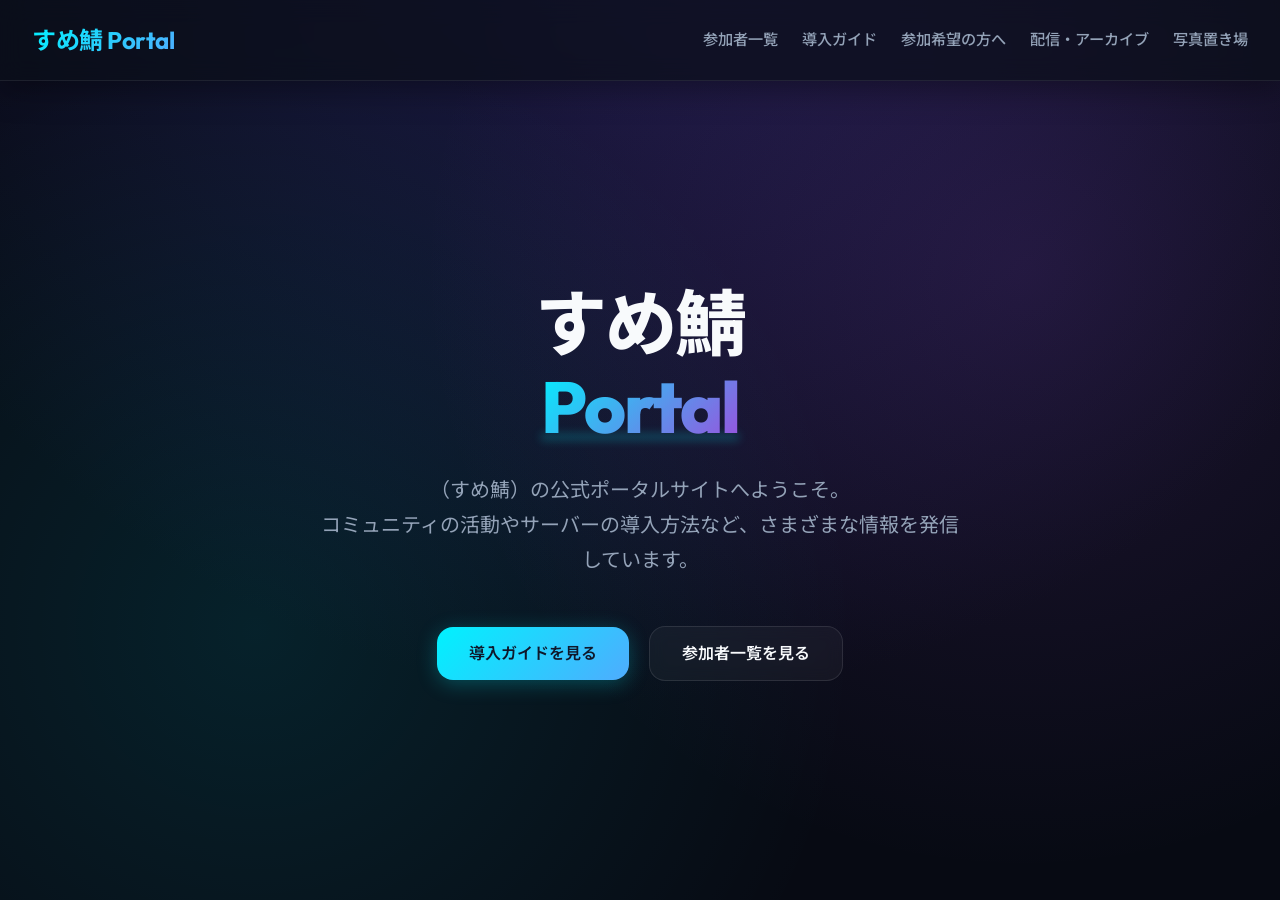
<file: index.html>
<!DOCTYPE html>
<html lang="ja">
<head>
  <meta charset="UTF-8">
  <meta name="viewport" content="width=device-width, initial-scale=1.0">
  <title>すめ鯖 Portal</title>
  <!-- Google Fonts for modern typography -->
  <link rel="preconnect" href="https://fonts.googleapis.com">
  <link rel="preconnect" href="https://fonts.gstatic.com" crossorigin>
  <link href="https://fonts.googleapis.com/css2?family=Inter:wght@400;500;600&family=Outfit:wght@500;600;700;800&family=Noto+Sans+JP:wght@400;500;700&display=swap" rel="stylesheet">
  <link rel="stylesheet" href="style.css">
</head>

<body>
  <header class="site-header">
    <a class="site-logo" href="index.html">すめ鯖 Portal</a>
    <nav class="site-nav">
      <a href="members/sumesaba-members.html" class="nav-link">参加者一覧</a>
      <a href="guides/sumesaba-guide.html" class="nav-link">導入ガイド</a>
      <a href="join/sumesaba-join.html" class="nav-link">参加希望の方へ</a>
      <a href="streams/sumesaba-streams.html" class="nav-link">配信・アーカイブ</a>
      <a href="gallery/sumesaba-gallery.html" class="nav-link">写真置き場</a>
    </nav>
  </header>

  <main class="main-content">
    <section class="hero-section">
      <h1 class="hero-title">すめ鯖<br><span class="hero-accent">Portal</span></h1>
      <p class="hero-subtitle">（すめ鯖）の公式ポータルサイトへようこそ。<br>コミュニティの活動やサーバーの導入方法など、さまざまな情報を発信しています。</p>
      <div class="cta-buttons">
        <a href="guides/sumesaba-guide.html" class="btn btn-primary">導入ガイドを見る</a>
        <a href="members/sumesaba-members.html" class="btn btn-secondary">参加者一覧を見る</a>
      </div>
    </section>
  </main>
</body>
</html>
</file>
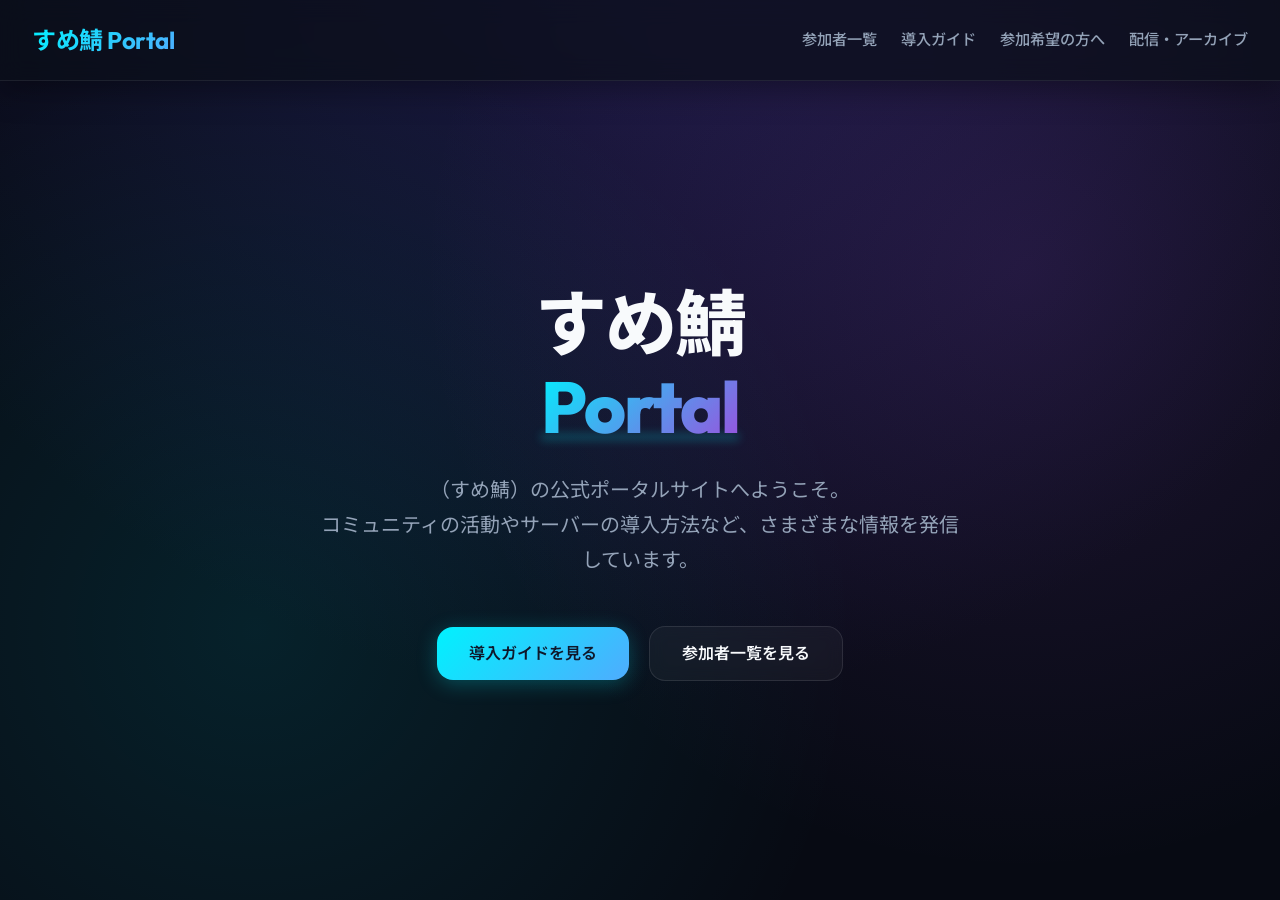
<file: backups/before-streams-20260527-030743/index.html>
<!DOCTYPE html>
<html lang="ja">
<head>
  <meta charset="UTF-8">
  <meta name="viewport" content="width=device-width, initial-scale=1.0">
  <title>すめ鯖 Portal</title>
  <!-- Google Fonts for modern typography -->
  <link rel="preconnect" href="https://fonts.googleapis.com">
  <link rel="preconnect" href="https://fonts.gstatic.com" crossorigin>
  <link href="https://fonts.googleapis.com/css2?family=Inter:wght@400;500;600&family=Outfit:wght@500;600;700;800&family=Noto+Sans+JP:wght@400;500;700&display=swap" rel="stylesheet">
  <link rel="stylesheet" href="style.css">
</head>

<body>
  <header class="site-header">
    <a class="site-logo" href="index.html">すめ鯖 Portal</a>
    <nav class="site-nav">
      <a href="members/sumesaba-members.html" class="nav-link">参加者一覧</a>
      <a href="guides/sumesaba-guide.html" class="nav-link">導入ガイド</a>
      <a href="join/sumesaba-join.html" class="nav-link">参加希望の方へ</a>
      <a href="streams/sumesaba-streams.html" class="nav-link">配信・アーカイブ</a>
    </nav>
  </header>

  <main class="main-content">
    <section class="hero-section">
      <h1 class="hero-title">すめ鯖<br><span class="hero-accent">Portal</span></h1>
      <p class="hero-subtitle">（すめ鯖）の公式ポータルサイトへようこそ。<br>コミュニティの活動やサーバーの導入方法など、さまざまな情報を発信しています。</p>
      <div class="cta-buttons">
        <a href="guides/sumesaba-guide.html" class="btn btn-primary">導入ガイドを見る</a>
        <a href="members/sumesaba-members.html" class="btn btn-secondary">参加者一覧を見る</a>
      </div>
    </section>
  </main>
</body>
</html>
</file>
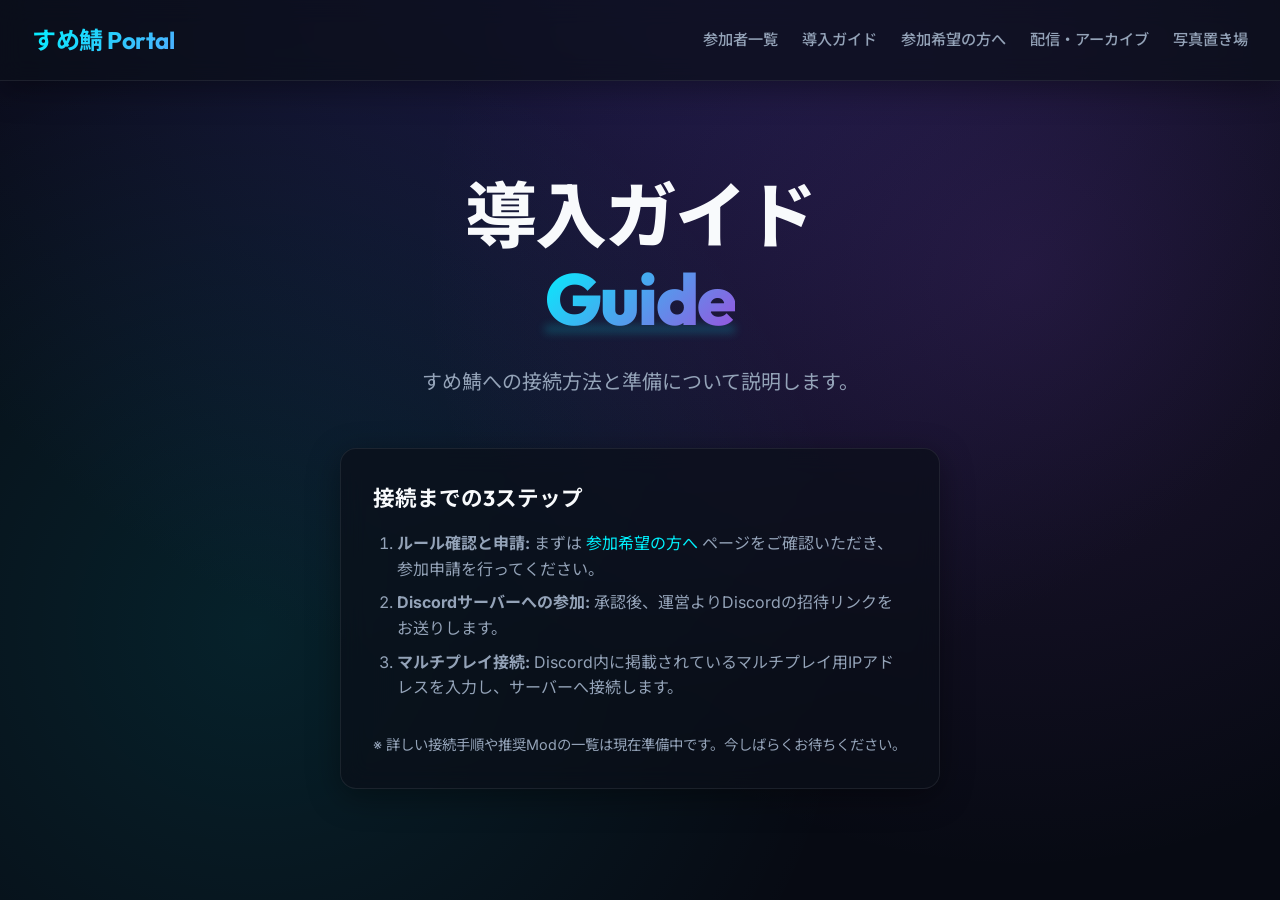
<file: guides/sumesaba-guide.html>
<!DOCTYPE html>
<html lang="ja">
<head>
  <meta charset="UTF-8">
  <meta name="viewport" content="width=device-width, initial-scale=1.0">
  <title>導入ガイド - すめ鯖 Portal</title>
  <!-- Google Fonts for modern typography -->
  <link rel="preconnect" href="https://fonts.googleapis.com">
  <link rel="preconnect" href="https://fonts.gstatic.com" crossorigin>
  <link href="https://fonts.googleapis.com/css2?family=Inter:wght@400;500;600&family=Outfit:wght@500;600;700;800&family=Noto+Sans+JP:wght@400;500;700&display=swap" rel="stylesheet">
  <!-- Link to the main style.css in the parent directory -->
  <link rel="stylesheet" href="../style.css">
</head>

<body>
  <!-- Header (Same design as other pages, relative paths adjusted) -->
  <header class="site-header">
    <a class="site-logo" href="../index.html">すめ鯖 Portal</a>
    <nav class="site-nav">
      <a href="../members/sumesaba-members.html" class="nav-link">参加者一覧</a>
      <a href="sumesaba-guide.html" class="nav-link">導入ガイド</a>
      <a href="../join/sumesaba-join.html" class="nav-link">参加希望の方へ</a>
      <a href="../streams/sumesaba-streams.html" class="nav-link">配信・アーカイブ</a>
      <a href="../gallery/sumesaba-gallery.html" class="nav-link">写真置き場</a>
    </nav>
  </header>

  <!-- Main Content Area -->
  <main class="main-content">
    <section class="hero-section">
      <h1 class="hero-title">導入ガイド<br><span class="hero-accent">Guide</span></h1>
      <p class="hero-subtitle">すめ鯖への接続方法と準備について説明します。</p>
      
      <!-- Placeholder card for guide content -->
      <article class="member-card" style="max-width: 600px; margin: 0 auto; text-align: left;">
        <h2 class="member-name" style="margin-bottom: 1rem;">接続までの3ステップ</h2>
        <ol style="margin-left: 1.5rem; margin-bottom: 1.5rem; color: var(--text-muted);">
          <li style="margin-bottom: 0.5rem;"><strong>ルール確認と申請:</strong> まずは <a href="../join/sumesaba-join.html" style="color: var(--accent-cyan); text-decoration: none;">参加希望の方へ</a> ページをご確認いただき、参加申請を行ってください。</li>
          <li style="margin-bottom: 0.5rem;"><strong>Discordサーバーへの参加:</strong> 承認後、運営よりDiscordの招待リンクをお送りします。</li>
          <li style="margin-bottom: 0.5rem;"><strong>マルチプレイ接続:</strong> Discord内に掲載されているマルチプレイ用IPアドレスを入力し、サーバーへ接続します。</li>
        </ol>
        <p style="color: var(--text-muted); font-size: 0.9rem;">※ 詳しい接続手順や推奨Modの一覧は現在準備中です。今しばらくお待ちください。</p>
      </article>
    </section>
  </main>
</body>
</html>
</file>
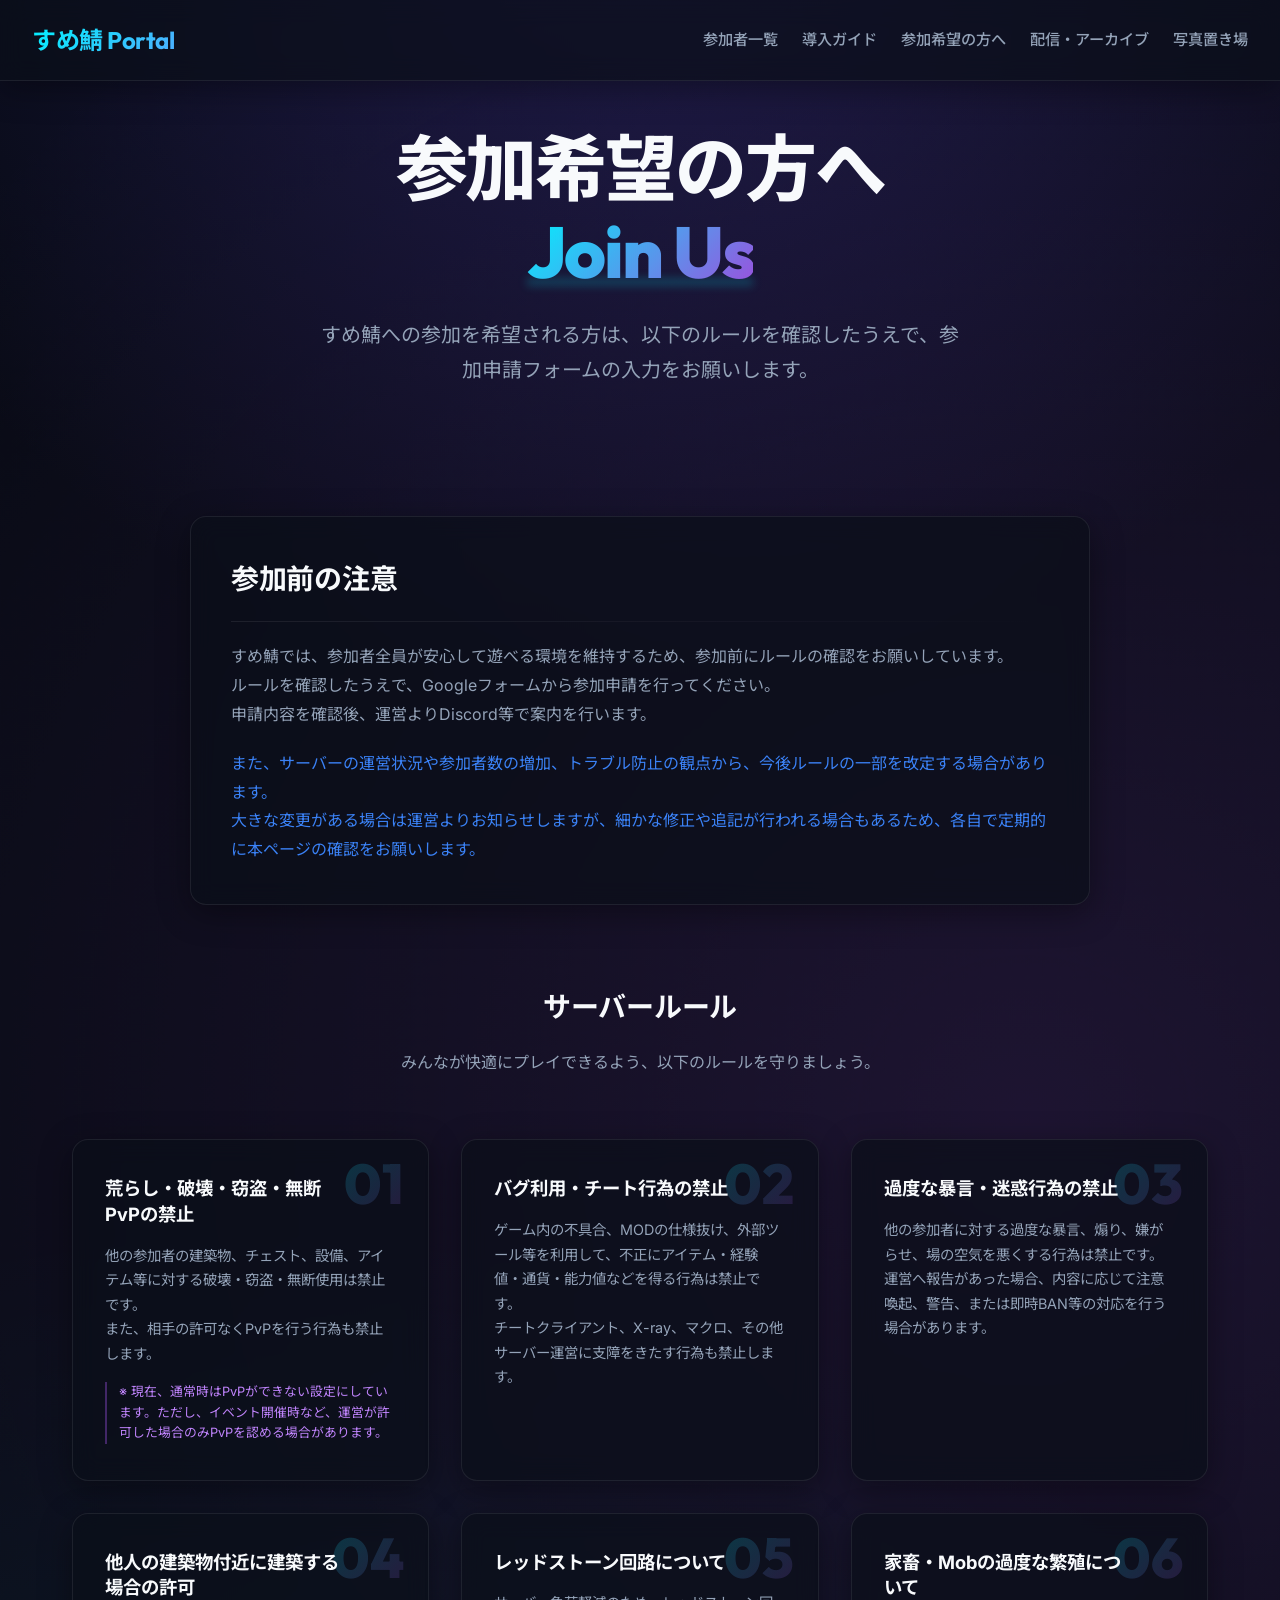
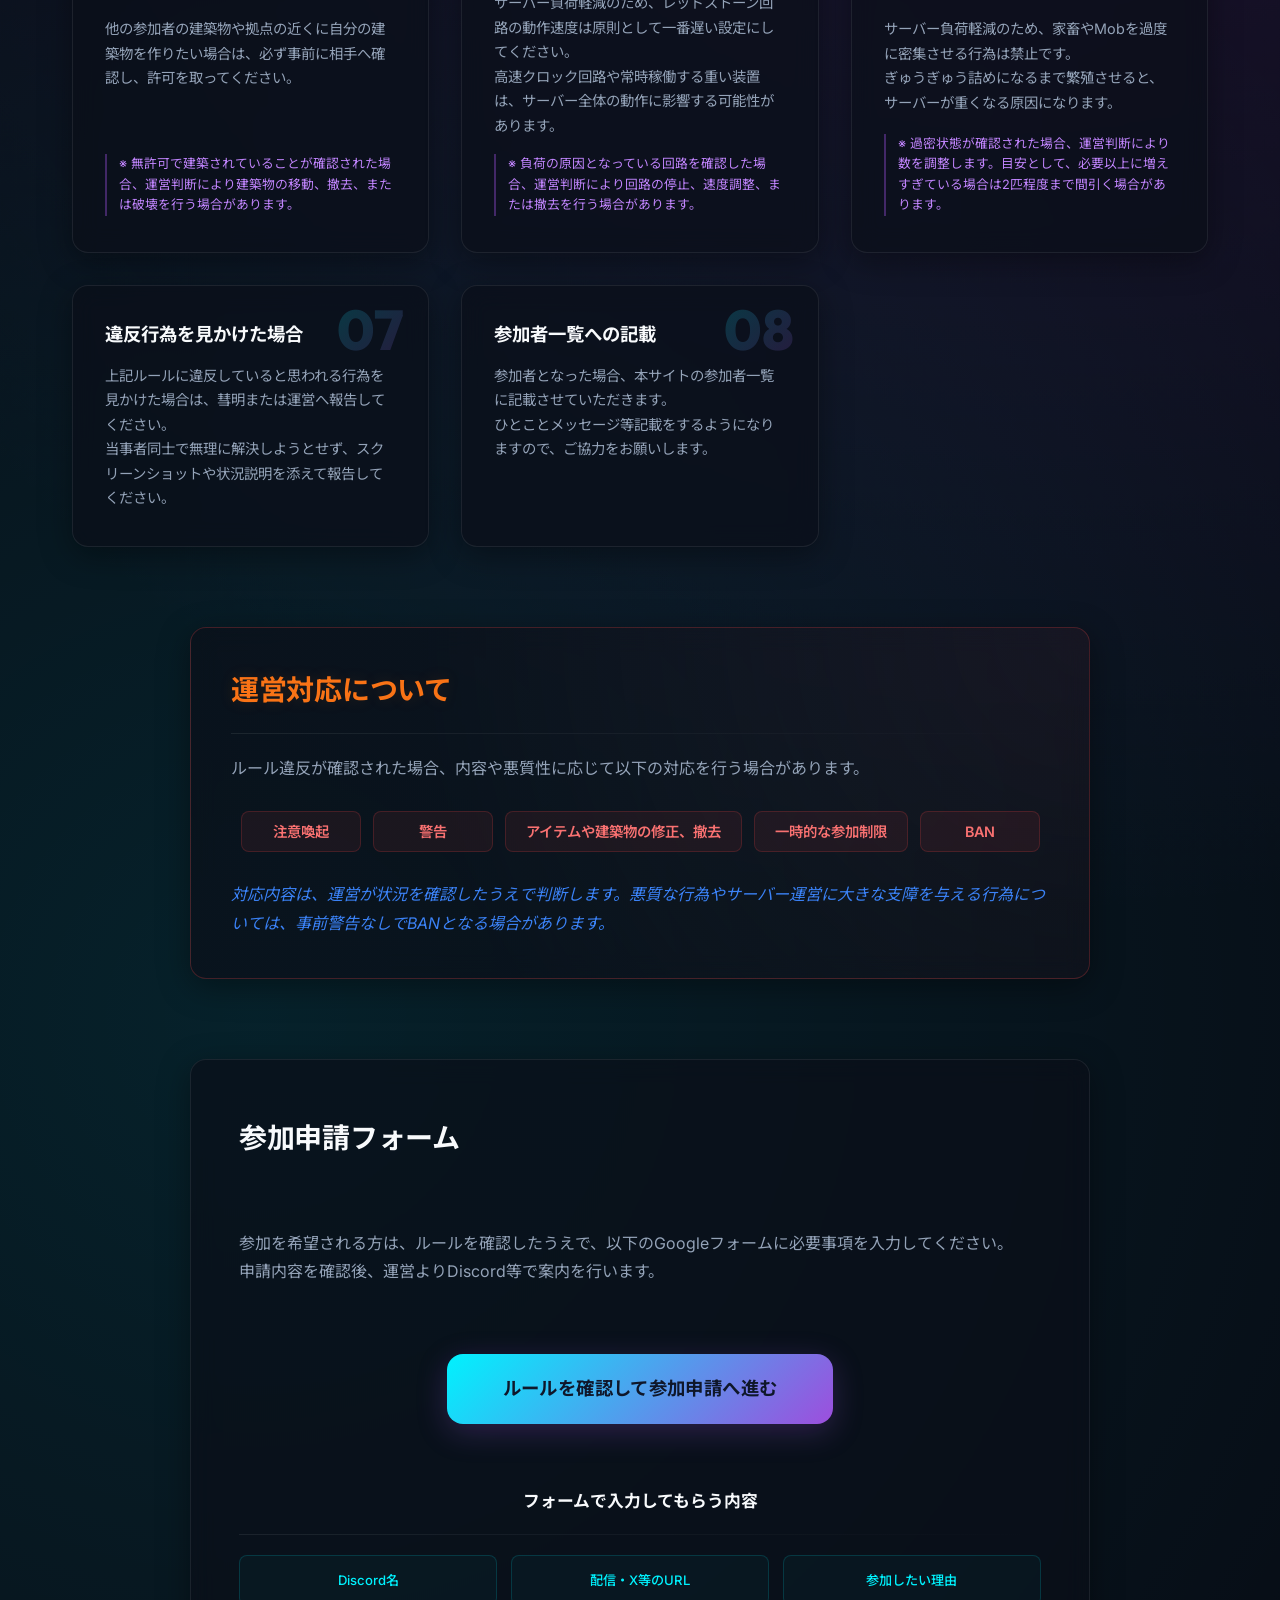
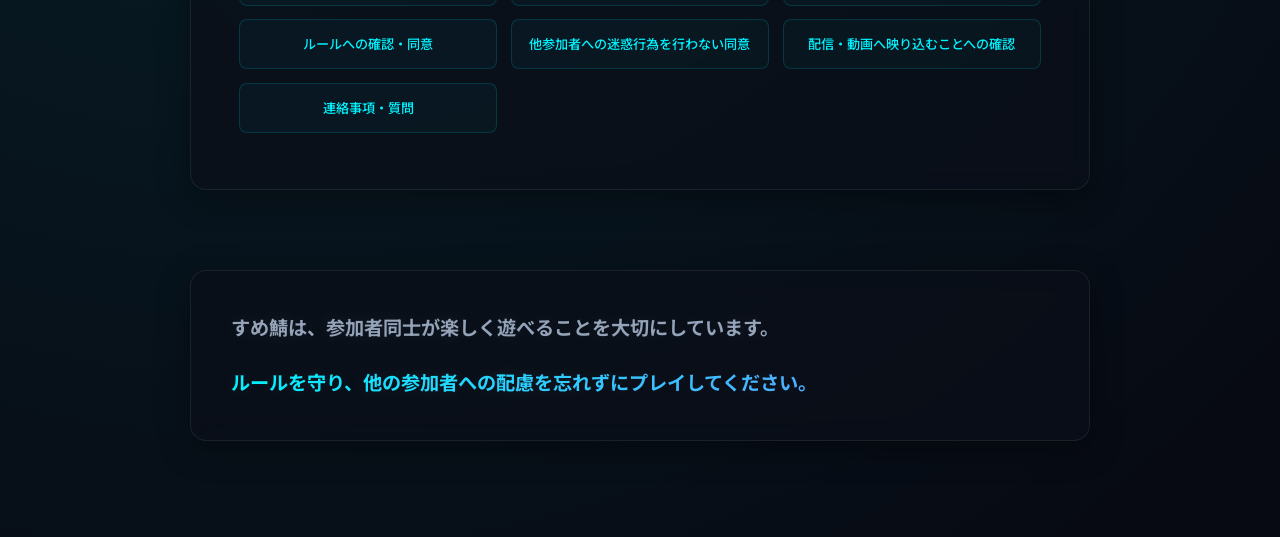
<file: join/sumesaba-join.html>
<!DOCTYPE html>
<html lang="ja">
<head>
  <meta charset="UTF-8">
  <meta name="viewport" content="width=device-width, initial-scale=1.0">
  <title>参加希望の方へ - すめ鯖 Portal</title>
  <!-- Google Fonts for modern typography -->
  <link rel="preconnect" href="https://fonts.googleapis.com">
  <link rel="preconnect" href="https://fonts.gstatic.com" crossorigin>
  <link href="https://fonts.googleapis.com/css2?family=Inter:wght@400;500;600&family=Outfit:wght@500;600;700;800&family=Noto+Sans+JP:wght@400;500;700&display=swap" rel="stylesheet">
  <!-- Link to the main style.css in the parent directory -->
  <link rel="stylesheet" href="../style.css">
</head>

<body>
  <!-- Header (Same design as other pages, relative paths adjusted) -->
  <header class="site-header">
    <a class="site-logo" href="../index.html">すめ鯖 Portal</a>
    <nav class="site-nav">
      <a href="../members/sumesaba-members.html" class="nav-link">参加者一覧</a>
      <a href="../guides/sumesaba-guide.html" class="nav-link">導入ガイド</a>
      <a href="sumesaba-join.html" class="nav-link">参加希望の方へ</a>
      <a href="../streams/sumesaba-streams.html" class="nav-link">配信・アーカイブ</a>
      <a href="../gallery/sumesaba-gallery.html" class="nav-link">写真置き場</a>
    </nav>
  </header>

  <!-- Main Content Area -->
  <main class="join-main">
    
    <!-- ==========================================
         メインビジュアル (Hero Section)
         ========================================== -->
    <section class="join-hero">
      <h1 class="hero-title">参加希望の方へ<br><span class="hero-accent">Join Us</span></h1>
      <p class="hero-subtitle">すめ鯖への参加を希望される方は、以下のルールを確認したうえで、参加申請フォームの入力をお願いします。</p>
    </section>

    <!-- ==========================================
         参加前の注意 (Join Info Section)
         ========================================== -->
    <section class="join-section">
      <div class="info-card">
        <h2 class="section-title-sub">参加前の注意</h2>
        <div class="member-divider"></div>
        <p class="join-text">
          すめ鯖では、参加者全員が安心して遊べる環境を維持するため、参加前にルールの確認をお願いしています。<br>
          ルールを確認したうえで、Googleフォームから参加申請を行ってください。<br>
          申請内容を確認後、運営よりDiscord等で案内を行います。
        </p>
        <p class="join-text font-accent">
          また、サーバーの運営状況や参加者数の増加、トラブル防止の観点から、今後ルールの一部を改定する場合があります。<br>
          大きな変更がある場合は運営よりお知らせしますが、細かな修正や追記が行われる場合もあるため、各自で定期的に本ページの確認をお願いします。
        </p>
      </div>
    </section>

    <!-- ==========================================
         サーバールール (Server Rules)
         ========================================== -->
    <section class="join-section">
      <div class="section-header-block">
        <h2 class="section-title-sub">サーバールール</h2>
        <p class="section-subtitle-sub">みんなが快適にプレイできるよう、以下のルールを守りましょう。</p>
      </div>

      <div class="rule-list">
        
        <!-- ルール 1 -->
        <article class="rule-card">
          <div class="rule-num">01</div>
          <h3 class="rule-title">荒らし・破壊・窃盗・無断PvPの禁止</h3>
          <p class="rule-desc">
            他の参加者の建築物、チェスト、設備、アイテム等に対する破壊・窃盗・無断使用は禁止です。<br>
            また、相手の許可なくPvPを行う行為も禁止します。
          </p>
          <p class="rule-note">※ 現在、通常時はPvPができない設定にしています。ただし、イベント開催時など、運営が許可した場合のみPvPを認める場合があります。</p>
        </article>

        <!-- ルール 2 -->
        <article class="rule-card">
          <div class="rule-num">02</div>
          <h3 class="rule-title">バグ利用・チート行為の禁止</h3>
          <p class="rule-desc">
            ゲーム内の不具合、MODの仕様抜け、外部ツール等を利用して、不正にアイテム・経験値・通貨・能力値などを得る行為は禁止です。<br>
            チートクライアント、X-ray、マクロ、その他サーバー運営に支障をきたす行為も禁止します。
          </p>
        </article>

        <!-- ルール 3 -->
        <article class="rule-card">
          <div class="rule-num">03</div>
          <h3 class="rule-title">過度な暴言・迷惑行為の禁止</h3>
          <p class="rule-desc">
            他の参加者に対する過度な暴言、煽り、嫌がらせ、場の空気を悪くする行為は禁止です。<br>
            運営へ報告があった場合、内容に応じて注意喚起、警告、または即時BAN等の対応を行う場合があります。
          </p>
        </article>

        <!-- ルール 4 -->
        <article class="rule-card">
          <div class="rule-num">04</div>
          <h3 class="rule-title">他人の建築物付近に建築する場合の許可</h3>
          <p class="rule-desc">
            他の参加者の建築物や拠点の近くに自分の建築物を作りたい場合は、必ず事前に相手へ確認し、許可を取ってください。
          </p>
          <p class="rule-note">※ 無許可で建築されていることが確認された場合、運営判断により建築物の移動、撤去、または破壊を行う場合があります。</p>
        </article>

        <!-- ルール 5 -->
        <article class="rule-card">
          <div class="rule-num">05</div>
          <h3 class="rule-title">レッドストーン回路について</h3>
          <p class="rule-desc">
            サーバー負荷軽減のため、レッドストーン回路の動作速度は原則として一番遅い設定にしてください。<br>
            高速クロック回路や常時稼働する重い装置は、サーバー全体の動作に影響する可能性があります。
          </p>
          <p class="rule-note">※ 負荷の原因となっている回路を確認した場合、運営判断により回路の停止、速度調整、または撤去を行う場合があります。</p>
        </article>

        <!-- ルール 6 -->
        <article class="rule-card">
          <div class="rule-num">06</div>
          <h3 class="rule-title">家畜・Mobの過度な繁殖について</h3>
          <p class="rule-desc">
            サーバー負荷軽減のため、家畜やMobを過度に密集させる行為は禁止です。<br>
            ぎゅうぎゅう詰めになるまで繁殖させると、サーバーが重くなる原因になります。
          </p>
          <p class="rule-note">※ 過密状態が確認された場合、運営判断により数を調整します。目安として、必要以上に増えすぎている場合は2匹程度まで間引く場合があります。</p>
        </article>

        <!-- ルール 7 -->
        <article class="rule-card">
          <div class="rule-num">07</div>
          <h3 class="rule-title">違反行為を見かけた場合</h3>
          <p class="rule-desc">
            上記ルールに違反していると思われる行為を見かけた場合は、彗明または運営へ報告してください。<br>
            当事者同士で無理に解決しようとせず、スクリーンショットや状況説明を添えて報告してください。
          </p>
        </article>
 <!-- ルール 8 -->
        <article class="rule-card">
          <div class="rule-num">08</div>
          <h3 class="rule-title">参加者一覧への記載</h3>
          <p class="rule-desc">
            参加者となった場合、本サイトの参加者一覧に記載させていただきます。<br>
            ひとことメッセージ等記載をするようになりますので、ご協力をお願いします。
          </p>
        </article>
      </div>
    </section>

    <!-- ==========================================
         運営対応について (Operational Actions)
         ========================================== -->
    <section class="join-section">
      <div class="info-card warning-theme">
        <h2 class="section-title-sub text-neon-orange">運営対応について</h2>
        <div class="member-divider"></div>
        <p class="join-text">
          ルール違反が確認された場合、内容や悪質性に応じて以下の対応を行う場合があります。
        </p>
        <ul class="warning-list">
          <li>注意喚起</li>
          <li>警告</li>
          <li>アイテムや建築物の修正、撤去</li>
          <li>一時的な参加制限</li>
          <li>BAN</li>
        </ul>
        <p class="join-text font-accent font-italic">
          対応内容は、運営が状況を確認したうえで判断します。悪質な行為やサーバー運営に大きな支障を与える行為については、事前警告なしでBANとなる場合があります。
        </p>
      </div>
    </section>

    <!-- ==========================================
         参加申請フォーム (Application Form Guide)
         ========================================== -->
    <section class="join-section form-guide-section">
      <div class="form-guide">
        <h2 class="section-title-sub">参加申請フォーム</h2>
        <p class="join-text text-center">
          参加を希望される方は、ルールを確認したうえで、以下のGoogleフォームに必要事項を入力してください。<br>
          申請内容を確認後、運営よりDiscord等で案内を行います。
        </p>

        <!-- Googleフォームへのリンクボタンエリア -->
        <div class="form-button-container">
          <!-- ==========================================
               ↓↓↓ 【管理者用】GoogleフォームのURL差し替え用箇所 ↓↓↓
               ========================================== -->
          <!-- GoogleフォームURLはここを差し替え -->
          <a class="form-button" href="https://docs.google.com/forms/d/1-58VJpaA60lomNptKILePFxDmb9-dqy4lhxFztgbeQs/edit" target="_blank" rel="noopener noreferrer">
            ルールを確認して参加申請へ進む
          </a>
          <!-- ==========================================
               ↑↑↑ 【管理者用】GoogleフォームのURL差し替え用箇所 ↑↑↑
               ========================================== -->
        </div>

        <!-- フォームで入力してもらう内容 -->
        <div class="form-items-block">
          <h3 class="form-items-title">フォームで入力してもらう内容</h3>
          <div class="member-divider"></div>
          <div class="form-items">
            <div class="form-item-card highlight">Discord名</div>
            <div class="form-item-card highlight">配信・X等のURL</div>
            <div class="form-item-card highlight">参加したい理由</div>
            <div class="form-item-card highlight">ルールへの確認・同意</div>
            <div class="form-item-card highlight">他参加者への迷惑行為を行わない同意</div>
            <div class="form-item-card highlight">配信・動画へ映り込むことへの確認</div>
            <div class="form-item-card highlight">連絡事項・質問</div>
          </div>
        </div>

      </div>
    </section>

    <!-- ==========================================
         最後の案内 (Closing message)
         ========================================== -->
    <section class="join-section">
      <div class="info-card text-center text-glow">
        <p class="join-text font-large font-bold">
          すめ鯖は、参加者同士が楽しく遊べることを大切にしています。
        </p>
        <p class="join-text font-large font-bold text-gradient-accent">
          ルールを守り、他の参加者への配慮を忘れずにプレイしてください。
        </p>
      </div>
    </section>

  </main>
</body>
</html>
</file>
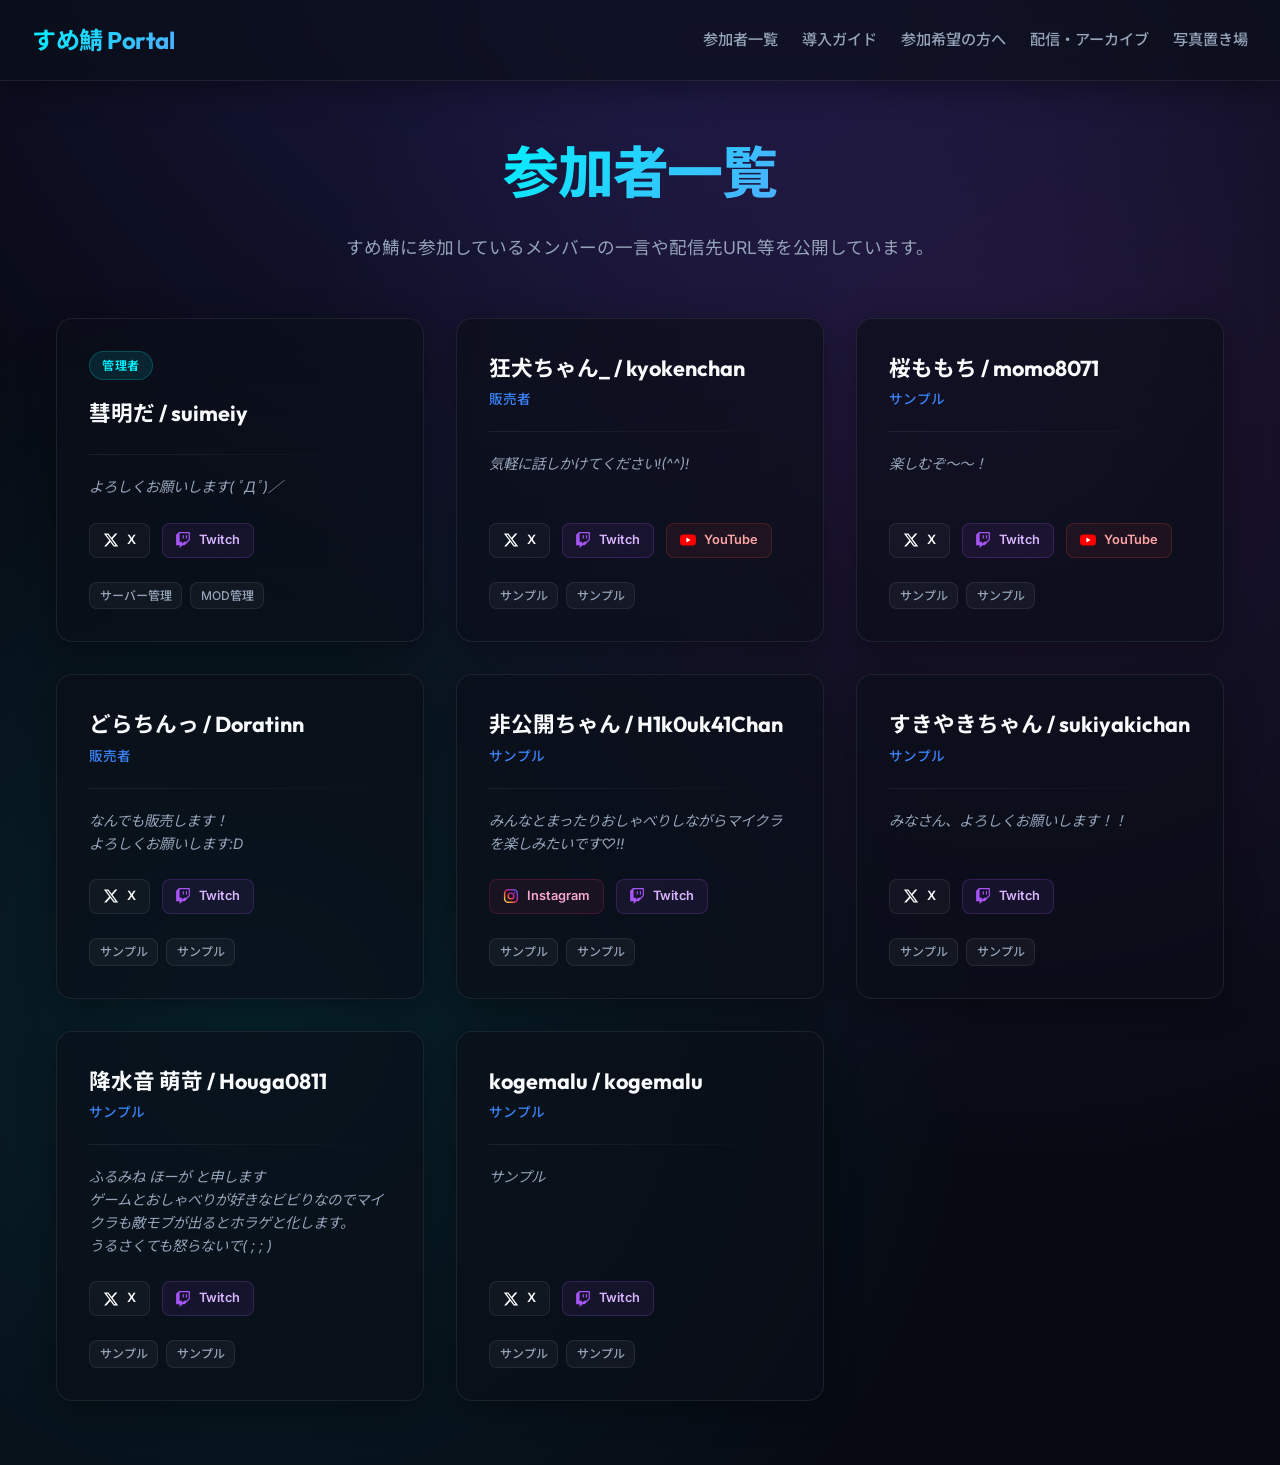
<file: members/sumesaba-members.html>
<!DOCTYPE html>
<html lang="ja">
<head>
  <meta charset="UTF-8">
  <meta name="viewport" content="width=device-width, initial-scale=1.0">
  <title>参加者一覧 - すめ鯖 Portal</title>
  <!-- Google Fonts for modern typography -->
  <link rel="preconnect" href="https://fonts.googleapis.com">
  <link rel="preconnect" href="https://fonts.gstatic.com" crossorigin>
  <link href="https://fonts.googleapis.com/css2?family=Inter:wght@400;500;600&family=Outfit:wght@500;600;700;800&family=Noto+Sans+JP:wght@400;500;700&display=swap" rel="stylesheet">
  <!-- Link to the main style.css in the parent directory -->
  <link rel="stylesheet" href="../style.css">
</head>

<body>
  <!-- Header (Same design as TOP page, with paths adjusted for sub-directory) -->
  <header class="site-header">
    <a class="site-logo" href="../index.html">すめ鯖 Portal</a>
    <nav class="site-nav">
      <a href="sumesaba-members.html" class="nav-link">参加者一覧</a>
      <a href="../guides/sumesaba-guide.html" class="nav-link">導入ガイド</a>
      <a href="../join/sumesaba-join.html" class="nav-link">参加希望の方へ</a>
      <a href="../streams/sumesaba-streams.html" class="nav-link">配信・アーカイブ</a>
      <a href="../gallery/sumesaba-gallery.html" class="nav-link">写真置き場</a>
    </nav>
  </header>

  <!-- Main Content Area -->
  <main class="main-content">
    <section class="members-section">
      <!-- Section Header -->
      <header class="section-header">
        <h1 class="section-title">参加者一覧</h1>
        <p class="section-subtitle">すめ鯖に参加しているメンバーの一言や配信先URL等を公開しています。</p>
      </header>

      <!-- Grid container for member cards -->
      <div class="members-grid">
        
        <!-- ==========================================
             メンバーカード 1 (管理者例: X & Twitch両方あり)
             ========================================== -->
        <article class="member-card">
          <!-- 役職バッジ -->
          <div class="member-badge">管理者</div>
          <!-- 参加者名 -->
          <h2 class="member-name">彗明だ / suimeiy</h2>
          <!-- 肩書き・立場 -->
          <p class="member-role"></p>
          <div class="member-divider"></div>
          <!-- ひとこと説明 -->
          <p class="member-desc">よろしくお願いします( ﾟДﾟ)／</p>
          
          <!-- SNSリンクボタンエリア -->
          <div class="member-links">
            <a class="member-link member-link-x" href="https://x.com/suime1y" target="_blank" rel="noopener noreferrer">
              <img src="../assets/icons/x-logo.svg" alt="X" class="member-link-icon">
              <span>X</span>
            </a>
            <a class="member-link member-link-twitch" href="https://www.twitch.tv/suimei6gou" target="_blank" rel="noopener noreferrer">
              <img src="../assets/icons/twitch-logo.svg" alt="Twitch" class="member-link-icon">
              <span>Twitch</span>
            </a>
          </div>

          <!-- 主な活動・担当タグ -->
          <div class="member-activities">
            <span class="activity-tag">サーバー管理</span>
            <span class="activity-tag">MOD管理</span>
          </div>
        </article>

        <!-- ==========================================
             メンバーカード 2 (モデレーター例: X & Twitch両方あり)
             ========================================== -->
        <article class="member-card">
          <h2 class="member-name">狂犬ちゃん_ / kyokenchan</h2>
          <p class="member-role">販売者</p>
          <div class="member-divider"></div>
          <p class="member-desc">気軽に話しかけてください!(^^)!</p>
          
          <!-- SNSリンクボタンエリア -->
          <div class="member-links">
            <a class="member-link member-link-x" href="https://x.com/kyoookenchan" target="_blank" rel="noopener noreferrer">
              <img src="../assets/icons/x-logo.svg" alt="X" class="member-link-icon">
              <span>X</span>
            </a>
            <a class="member-link member-link-twitch" href="https://www.twitch.tv/kyoookenchan" target="_blank" rel="noopener noreferrer">
              <img src="../assets/icons/twitch-logo.svg" alt="Twitch" class="member-link-icon">
              <span>Twitch</span>
            </a>
                        </a>
            <a class="member-link member-link-youtube" href="https://www.youtube.com/@kyoookenchan" target="_blank" rel="noopener noreferrer">
  <img src="../assets/icons/youtube-logo.svg" alt="YouTube" class="member-link-icon">
  <span>YouTube</span>
</a>
          </div>

          <div class="member-activities">
            <span class="activity-tag">サンプル</span>
            <span class="activity-tag">サンプル</span>
          </div>
        </article>
     
        <!-- ==========================================
             メンバーカード 3 (配信者例: X未定のため href="#" 仮置き)
             ========================================== -->
        <article class="member-card">
          <h2 class="member-name">桜ももち / momo8071</h2>
          <p class="member-role">サンプル</p>
          <div class="member-divider"></div>
          <p class="member-desc">楽しむぞ～～！</p>
          
          <!-- SNSリンクボタンエリア -->
          <div class="member-links">
            <!-- Xは未定のため href="#" で仮置きしています -->
            <a class="member-link member-link-x" href="https://x.com/mmch3300" target="_blank" rel="noopener noreferrer">
              <img src="../assets/icons/x-logo.svg" alt="X" class="member-link-icon">
              <span>X</span>
            </a>
            <a class="member-link member-link-twitch" href="https://www.twitch.tv/puuppupu" target="_blank" rel="noopener noreferrer">
              <img src="../assets/icons/twitch-logo.svg" alt="Twitch" class="member-link-icon">
              <span>Twitch</span>
            </a>
            <a class="member-link member-link-youtube" href="https://www.youtube.com/@mmch3300" target="_blank" rel="noopener noreferrer">
  <img src="../assets/icons/youtube-logo.svg" alt="YouTube" class="member-link-icon">
  <span>YouTube</span>
</a>
          </div>

          <div class="member-activities">
            <span class="activity-tag">サンプル</span>
            <span class="activity-tag">サンプル</span>
          </div>
        </article>



               <!-- ==========================================
             メンバーカード 4 (配信者例: X未定のため href="#" 仮置き)
             ========================================== -->
        <article class="member-card">
          <h2 class="member-name">どらちんっ / Doratinn</h2>
          <p class="member-role">販売者</p>
          <div class="member-divider"></div>
          <p class="member-desc">なんでも販売します！<br>よろしくお願いします:D</p>
          
          <!-- SNSリンクボタンエリア -->
          <div class="member-links">
            <!-- Xは未定のため href="#" で仮置きしています -->
            <a class="member-link member-link-x" href="https://x.com/Doratin_twitch" target="_blank" rel="noopener noreferrer">
              <img src="../assets/icons/x-logo.svg" alt="X" class="member-link-icon">
              <span>X</span>
            </a>
            <a class="member-link member-link-twitch" href="https://www.twitch.tv/doratin__" target="_blank" rel="noopener noreferrer">
              <img src="../assets/icons/twitch-logo.svg" alt="Twitch" class="member-link-icon">
              <span>Twitch</span>
            </a>
          </div>

          <div class="member-activities">
            <span class="activity-tag">サンプル</span>
            <span class="activity-tag">サンプル</span>
          </div>
        </article>


            <!-- ==========================================
             メンバーカード 5 (配信者例: X未定のため href="#" 仮置き)
             ========================================== -->
        <article class="member-card">
          <h2 class="member-name">非公開ちゃん / H1k0uk41Chan</h2>
          <p class="member-role">サンプル</p>
          <div class="member-divider"></div>
          <p class="member-desc">みんなとまったりおしゃべりしながらマイクラを楽しみたいです♡‼︎</p>
          
          <!-- SNSリンクボタンエリア -->
          <div class="member-links">
            <!-- Xは未定のため href="#" で仮置きしています -->
            <a class="member-link member-link-instagram" href="https://www.instagram.com/heechanttv/" target="_blank" rel="noopener noreferrer">
              <img src="../assets/icons/instagram-logo.svg" alt="Instagram" class="member-link-icon">
              <span>Instagram</span>
            </a>
            <a class="member-link member-link-twitch" href="https://www.twitch.tv/heechanttv" target="_blank" rel="noopener noreferrer">
              <img src="../assets/icons/twitch-logo.svg" alt="Twitch" class="member-link-icon">
              <span>Twitch</span>
            </a>
          </div>

          <div class="member-activities">
            <span class="activity-tag">サンプル</span>
            <span class="activity-tag">サンプル</span>
          </div>
        </article>


            <!-- ==========================================
             メンバーカード 6 (配信者例: X未定のため href="#" 仮置き)
             ========================================== -->
        <article class="member-card">
          <h2 class="member-name">すきやきちゃん / sukiyakichan</h2>
          <p class="member-role">サンプル</p>
          <div class="member-divider"></div>
          <p class="member-desc">みなさん、よろしくお願いします！！</p>
          
          <!-- SNSリンクボタンエリア -->
          <div class="member-links">
            <!-- Xは未定のため href="#" で仮置きしています -->
            <a class="member-link member-link-x" href="https://x.com/sukiyakichanTTV" target="_blank" rel="noopener noreferrer">
              <img src="../assets/icons/x-logo.svg" alt="X" class="member-link-icon">
              <span>X</span>
            </a>
            <a class="member-link member-link-twitch" href="https://www.twitch.tv/sukiyakichan" target="_blank" rel="noopener noreferrer">
              <img src="../assets/icons/twitch-logo.svg" alt="Twitch" class="member-link-icon">
              <span>Twitch</span>
            </a>
          </div>

          <div class="member-activities">
            <span class="activity-tag">サンプル</span>
            <span class="activity-tag">サンプル</span>
          </div>
        </article>

               <!-- ==========================================
             メンバーカード 7 (配信者例: X未定のため href="#" 仮置き)
             ========================================== -->
        <article class="member-card">
          <h2 class="member-name">降水音 萌苛 / Houga0811</h2>
          <p class="member-role">サンプル</p>
          <div class="member-divider"></div>
          <p class="member-desc">ふるみね ほーが と申します<br>
ゲームとおしゃべりが好きなビビりなのでマイクラも敵モブが出るとホラゲと化します。<br>うるさくても怒らないで( ; ; )</p>
          
          <!-- SNSリンクボタンエリア -->
          <div class="member-links">
            <!-- Xは未定のため href="#" で仮置きしています -->
            <a class="member-link member-link-x" href="https://x.com/furumine_hougaV" target="_blank" rel="noopener noreferrer">
              <img src="../assets/icons/x-logo.svg" alt="X" class="member-link-icon">
              <span>X</span>
            </a>
            <a class="member-link member-link-twitch" href="https://www.twitch.tv/houga_furumine" target="_blank" rel="noopener noreferrer">
              <img src="../assets/icons/twitch-logo.svg" alt="Twitch" class="member-link-icon">
              <span>Twitch</span>
            </a>
          </div>

          <div class="member-activities">
            <span class="activity-tag">サンプル</span>
            <span class="activity-tag">サンプル</span>
          </div>
        </article>


                       <!-- ==========================================
             メンバーカード 8 (配信者例: X未定のため href="#" 仮置き)
             ========================================== -->
        <article class="member-card">
          <h2 class="member-name">kogemalu / kogemalu</h2>
          <p class="member-role">サンプル</p>
          <div class="member-divider"></div>
          <p class="member-desc">サンプル</p>
          
          <!-- SNSリンクボタンエリア -->
          <div class="member-links">
            <!-- Xは未定のため href="#" で仮置きしています -->
            <a class="member-link member-link-x" href="https://x.com/kogema1u" target="_blank" rel="noopener noreferrer">
              <img src="../assets/icons/x-logo.svg" alt="X" class="member-link-icon">
              <span>X</span>
            </a>
            <a class="member-link member-link-twitch" href="https://www.twitch.tv/kogemalu" target="_blank" rel="noopener noreferrer">
              <img src="../assets/icons/twitch-logo.svg" alt="Twitch" class="member-link-icon">
              <span>Twitch</span>
            </a>
          </div>

          <div class="member-activities">
            <span class="activity-tag">サンプル</span>
            <span class="activity-tag">サンプル</span>
          </div>
        </article>
      </div>
    </section>
  </main>
</body>
</html>
</file>
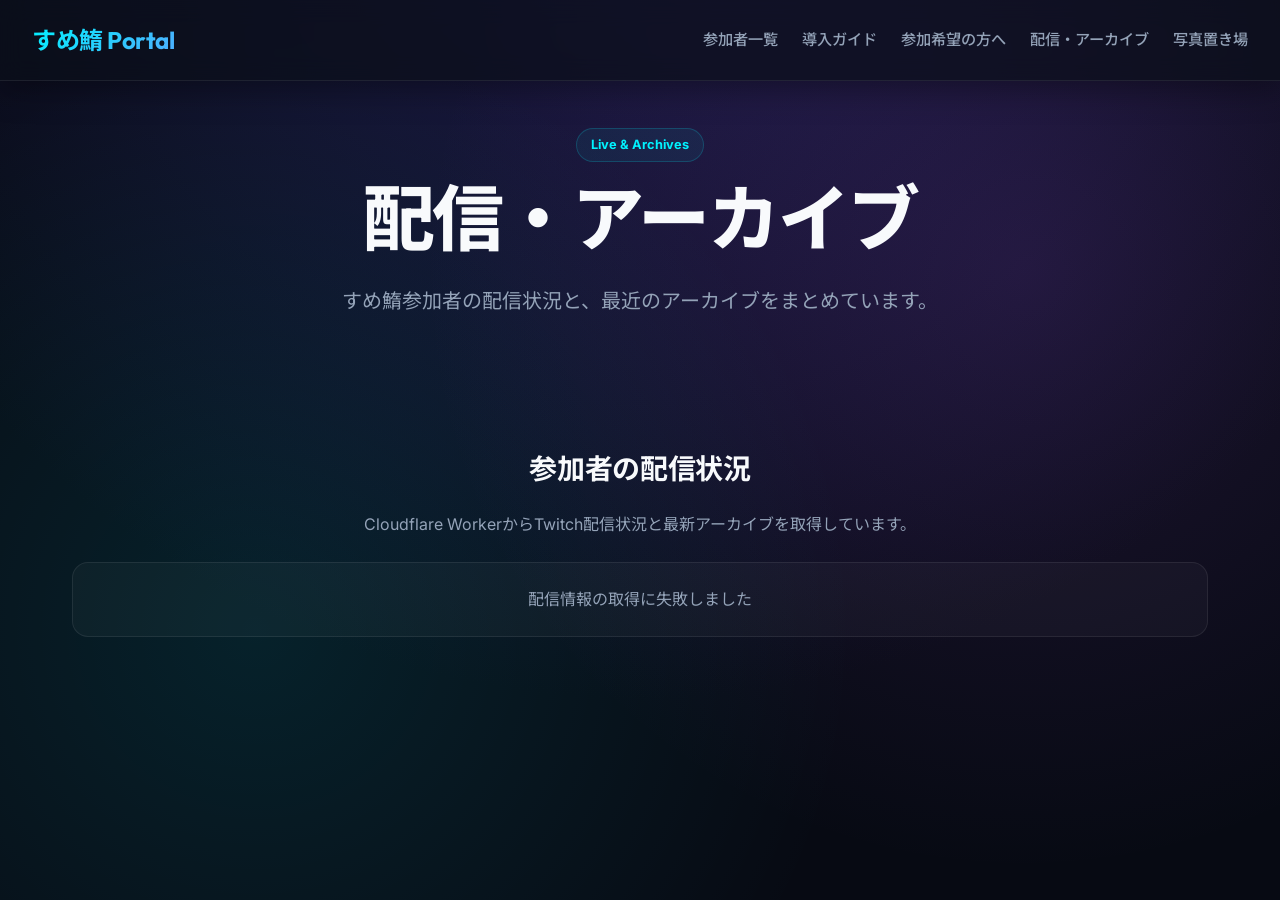
<file: streams/sumesaba-streams.html>
<!DOCTYPE html>
<html lang="ja">
<head>
  <meta charset="UTF-8">
  <meta name="viewport" content="width=device-width, initial-scale=1.0">
  <title>&#37197;&#20449;&#12539;&#12450;&#12540;&#12459;&#12452;&#12502; - &#12377;&#12417;&#39958; Portal</title>
  <link rel="preconnect" href="https://fonts.googleapis.com">
  <link rel="preconnect" href="https://fonts.gstatic.com" crossorigin>
  <link href="https://fonts.googleapis.com/css2?family=Inter:wght@400;500;600&family=Outfit:wght@500;600;700;800&family=Noto+Sans+JP:wght@400;500;700&display=swap" rel="stylesheet">
  <link rel="stylesheet" href="../style.css">
  <script src="../scripts/streams.js" defer></script>
</head>

<body>
  <header class="site-header">
    <a class="site-logo" href="../index.html">&#12377;&#12417;&#39958; Portal</a>
    <nav class="site-nav">
      <a href="../members/sumesaba-members.html" class="nav-link">&#21442;&#21152;&#32773;&#19968;&#35239;</a>
      <a href="../guides/sumesaba-guide.html" class="nav-link">&#23566;&#20837;&#12460;&#12452;&#12489;</a>
      <a href="../join/sumesaba-join.html" class="nav-link">&#21442;&#21152;&#24076;&#26395;&#12398;&#26041;&#12408;</a>
      <a href="sumesaba-streams.html" class="nav-link">&#37197;&#20449;&#12539;&#12450;&#12540;&#12459;&#12452;&#12502;</a>
      <a href="../gallery/sumesaba-gallery.html" class="nav-link">写真置き場</a>
    </nav>
  </header>

  <main class="streams-main">
    <section class="streams-hero">
      <p class="streams-kicker">Live & Archives</p>
      <h1 class="hero-title">&#37197;&#20449;&#12539;&#12450;&#12540;&#12459;&#12452;&#12502;</h1>
      <p class="hero-subtitle">
        &#12377;&#12417;&#39958;&#21442;&#21152;&#32773;&#12398;&#37197;&#20449;&#29366;&#27841;&#12392;&#12289;&#26368;&#36817;&#12398;&#12450;&#12540;&#12459;&#12452;&#12502;&#12434;&#12414;&#12392;&#12417;&#12390;&#12356;&#12414;&#12377;&#12290;
      </p>
      <div id="twitch-api-status" class="twitch-api-status" aria-live="polite"></div>
    </section>

    <section class="stream-section" aria-labelledby="live-title">
      <div class="section-header-block">
        <h2 id="live-title" class="section-title-sub">&#21442;&#21152;&#32773;&#12398;&#37197;&#20449;&#29366;&#27841;</h2>
        <p class="section-subtitle-sub">Cloudflare Worker&#12363;&#12425;Twitch&#37197;&#20449;&#29366;&#27841;&#12392;&#26368;&#26032;&#12450;&#12540;&#12459;&#12452;&#12502;&#12434;&#21462;&#24471;&#12375;&#12390;&#12356;&#12414;&#12377;&#12290;</p>
      </div>
      <div id="streamers-list" class="stream-grid stream-grid-wide" aria-live="polite">
        <p class="stream-state">&#37197;&#20449;&#24773;&#22577;&#12434;&#21462;&#24471;&#20013;...</p>
      </div>
    </section>
  </main>
</body>
</html>
</file>
<file: style.css>
/* ==========================================================================
   すめ鯖 Portal - Core Design System & Styles
   Theme: Obsidian & Neon Fusion (Futuristic Dark Mode)
   ========================================================================== */

/* --------------------------------------------------------------------------
   1. CSS Variables & Tokens
   -------------------------------------------------------------------------- */
:root {
  /* Color Palette */
  --bg-primary: #070a13;
  --bg-secondary: #0f172a;
  --bg-tertiary: #1e293b;
  
  --accent-cyan: #00f2fe;
  --accent-purple: #9d4edd;
  --accent-blue: #3b82f6;
  
  --gradient-accent: linear-gradient(135deg, var(--accent-cyan) 0%, #4facfe 100%);
  --gradient-neon: linear-gradient(135deg, var(--accent-cyan) 0%, var(--accent-purple) 100%);
  --gradient-bg: radial-gradient(circle at 50% -20%, #1e1b4b 0%, var(--bg-primary) 70%);

  /* Text Colors */
  --text-main: #f8fafc;
  --text-muted: #94a3b8;
  --text-dark: #0f172a;

  /* Typography */
  --font-display: 'Outfit', 'Inter', 'Noto Sans JP', sans-serif;
  --font-sans: 'Inter', 'Noto Sans JP', sans-serif;

  /* Spacing */
  --space-xs: 0.5rem;
  --space-sm: 1rem;
  --space-md: 2rem;
  --space-lg: 4rem;
  --space-xl: 8rem;

  /* Border Radius */
  --radius-sm: 8px;
  --radius-md: 16px;
  --radius-lg: 24px;
  --radius-full: 9999px;

  /* Transitions */
  --transition-fast: 0.2s cubic-bezier(0.4, 0, 0.2, 1);
  --transition-normal: 0.3s cubic-bezier(0.4, 0, 0.2, 1);
  --transition-slow: 0.5s cubic-bezier(0.4, 0, 0.2, 1);

  /* Glassmorphism */
  --glass-bg: rgba(11, 15, 25, 0.7);
  --glass-border: rgba(255, 255, 255, 0.08);
  --glass-shadow: 0 8px 32px 0 rgba(0, 0, 0, 0.37);
}

/* --------------------------------------------------------------------------
   2. Modern Reset
   -------------------------------------------------------------------------- */
*, *::before, *::after {
  box-sizing: border-box;
  margin: 0;
  padding: 0;
}

html {
  font-size: 16px;
  scroll-behavior: smooth;
  -webkit-text-size-adjust: 100%;
}

body {
  background: var(--bg-primary);
  background-image: var(--gradient-bg);
  background-attachment: fixed;
  color: var(--text-main);
  font-family: var(--font-sans);
  min-height: 100vh;
  line-height: 1.6;
  overflow-x: hidden;
  position: relative;
}

body::before {
  content: '';
  position: absolute;
  top: 0;
  left: 0;
  width: 100%;
  height: 100%;
  background: radial-gradient(circle at 80% 30%, rgba(157, 78, 221, 0.15) 0%, transparent 50%),
              radial-gradient(circle at 20% 70%, rgba(0, 242, 254, 0.1) 0%, transparent 50%);
  pointer-events: none;
  z-index: 0;
}

/* --------------------------------------------------------------------------
   3. Header & Navigation (Glassmorphic)
   -------------------------------------------------------------------------- */
.site-header {
  position: fixed;
  top: 0;
  left: 0;
  width: 100%;
  display: flex;
  justify-content: space-between;
  align-items: center;
  padding: 1.25rem 2rem;
  background: var(--glass-bg);
  backdrop-filter: blur(12px);
  -webkit-backdrop-filter: blur(12px);
  border-bottom: 1px solid var(--glass-border);
  box-shadow: var(--glass-shadow);
  z-index: 100;
  transition: var(--transition-normal);
}

.site-logo {
  font-family: var(--font-display);
  font-size: 1.5rem;
  font-weight: 700;
  color: var(--text-main);
  text-decoration: none;
  letter-spacing: -0.02em;
  background: var(--gradient-accent);
  -webkit-background-clip: text;
  -webkit-text-fill-color: transparent;
  transition: var(--transition-fast);
  display: flex;
  align-items: center;
  gap: 0.5rem;
}

.site-logo:hover {
  filter: brightness(1.2);
  transform: translateY(-1px);
}

.site-nav {
  display: flex;
  gap: 1.5rem;
  align-items: center;
}

.nav-link {
  color: var(--text-muted);
  text-decoration: none;
  font-size: 0.95rem;
  font-weight: 500;
  transition: var(--transition-fast);
  position: relative;
  padding: 0.5rem 0;
}

.nav-link::after {
  content: '';
  position: absolute;
  bottom: 0;
  left: 0;
  width: 0;
  height: 2px;
  background: var(--gradient-accent);
  transition: var(--transition-normal);
  border-radius: var(--radius-full);
}

.nav-link:hover {
  color: var(--text-main);
}

.nav-link:hover::after {
  width: 100%;
}

/* --------------------------------------------------------------------------
   4. Main Content & Hero Section
   -------------------------------------------------------------------------- */
.main-content {
  min-height: 100vh;
  display: flex;
  align-items: center;
  justify-content: center;
  padding: 6rem 2rem 2rem;
  position: relative;
  z-index: 1;
}

.hero-section {
  max-width: 800px;
  text-align: center;
  margin: 0 auto;
  animation: fadeInUp 1s cubic-bezier(0.16, 1, 0.3, 1) forwards;
}

.hero-title {
  font-family: var(--font-display);
  font-size: clamp(2.5rem, 6vw, 4.5rem);
  font-weight: 800;
  line-height: 1.15;
  letter-spacing: -0.03em;
  margin-bottom: 1.5rem;
  color: var(--text-main);
}

.hero-accent {
  background: var(--gradient-neon);
  -webkit-background-clip: text;
  -webkit-text-fill-color: transparent;
  display: inline-block;
  position: relative;
}

.hero-accent::after {
  content: '';
  position: absolute;
  bottom: 8px;
  left: 0;
  width: 100%;
  height: 8px;
  background: rgba(0, 242, 254, 0.2);
  z-index: -1;
  filter: blur(4px);
}

.hero-subtitle {
  font-size: clamp(1rem, 2.5vw, 1.25rem);
  color: var(--text-muted);
  max-width: 640px;
  margin: 0 auto 3rem;
  line-height: 1.75;
}

/* --------------------------------------------------------------------------
   5. Buttons & CTAs
   -------------------------------------------------------------------------- */
.cta-buttons {
  display: flex;
  gap: 1.25rem;
  justify-content: center;
  align-items: center;
  flex-wrap: wrap;
}

.btn {
  display: inline-flex;
  align-items: center;
  justify-content: center;
  padding: 0.875rem 2rem;
  font-family: var(--font-sans);
  font-size: 1rem;
  font-weight: 600;
  text-decoration: none;
  border-radius: var(--radius-md);
  transition: all 0.3s cubic-bezier(0.4, 0, 0.2, 1);
  cursor: pointer;
  position: relative;
  overflow: hidden;
}

/* Primary Button (Neon gradient) */
.btn-primary {
  background: var(--gradient-accent);
  color: var(--text-dark);
  box-shadow: 0 4px 20px rgba(0, 242, 254, 0.25);
  border: none;
}

.btn-primary:hover {
  transform: translateY(-3px);
  box-shadow: 0 8px 30px rgba(0, 242, 254, 0.45);
  filter: brightness(1.1);
}

.btn-primary:active {
  transform: translateY(-1px);
}

/* Secondary Button (Glass outlined) */
.btn-secondary {
  background: rgba(255, 255, 255, 0.04);
  color: var(--text-main);
  border: 1px solid rgba(255, 255, 255, 0.1);
  backdrop-filter: blur(8px);
}

.btn-secondary:hover {
  transform: translateY(-3px);
  background: rgba(255, 255, 255, 0.08);
  border-color: rgba(255, 255, 255, 0.25);
  box-shadow: 0 8px 25px rgba(0, 0, 0, 0.2);
}

.btn-secondary:active {
  transform: translateY(-1px);
}

/* --------------------------------------------------------------------------
   6. Keyframe Animations
   -------------------------------------------------------------------------- */
@keyframes fadeInUp {
  from {
    opacity: 0;
    transform: translateY(30px);
  }
  to {
    opacity: 1;
    transform: translateY(0);
  }
}

/* --------------------------------------------------------------------------
   7. Responsive adjustments
   -------------------------------------------------------------------------- */
@media (max-width: 640px) {
  .site-header {
    padding: 1rem 1.25rem;
    flex-direction: column;
    gap: 0.75rem;
  }

  .site-nav {
    justify-content: center;
    flex-wrap: wrap;
    gap: 0.5rem 1.25rem;
  }

  .main-content {
    padding-top: 8rem;
  }

  .cta-buttons {
    flex-direction: column;
    width: 100%;
  }

  .btn {
    width: 100%;
  }
}

/* ==========================================================================
   8. 参加者一覧ページ用スタイル (Members List Styles)
   ========================================================================== */

/* メンバーズセクション全体の設定 */
.members-section {
  width: 100%;
  max-width: 1200px;
  margin: 0 auto;
  padding: 2rem 0;
  animation: fadeInUp 1s cubic-bezier(0.16, 1, 0.3, 1) forwards;
}

/* ページタイトルとサブタイトル */
.section-header {
  text-align: center;
  margin-bottom: 3.5rem;
}

.section-title {
  font-family: var(--font-display);
  font-size: clamp(2rem, 5vw, 3.5rem);
  font-weight: 800;
  letter-spacing: -0.02em;
  margin-bottom: 1rem;
  background: var(--gradient-accent);
  -webkit-background-clip: text;
  -webkit-text-fill-color: transparent;
  display: inline-block;
}

.section-subtitle {
  font-size: clamp(0.95rem, 2vw, 1.1rem);
  color: var(--text-muted);
}

/* カードを並べるグリッド（レスポンシブ）
   - 画面が広いときは横並び（自動で列数が計算されます）
   - 画面が狭くなるにつれて自動的に2列、1列に折り返されます */
.members-grid {
  display: grid;
  grid-template-columns: repeat(auto-fill, minmax(280px, 1fr));
  gap: 2rem;
  padding: 0 1rem;
}

/* メンバーカード本体 */
.member-card {
  background: var(--glass-bg);
  backdrop-filter: blur(12px);
  -webkit-backdrop-filter: blur(12px);
  border: 1px solid var(--glass-border);
  border-radius: var(--radius-md);
  padding: 2rem;
  box-shadow: var(--glass-shadow);
  transition: all 0.3s cubic-bezier(0.4, 0, 0.2, 1);
  position: relative;
  display: flex;
  flex-direction: column;
  height: 100%;
}

/* カードをホバー（マウスを載せた）したときのエフェクト */
.member-card:hover {
  transform: translateY(-5px);
  border-color: rgba(255, 255, 255, 0.2);
  box-shadow: 0 12px 40px rgba(0, 0, 0, 0.4), 
              0 0 20px rgba(0, 242, 254, 0.05);
}

/* 役職バッジ（管理者やモデレーターなど） */
.member-badge {
  align-self: flex-start;
  font-size: 0.75rem;
  font-weight: 600;
  padding: 0.25rem 0.75rem;
  border-radius: var(--radius-full);
  background: rgba(0, 242, 254, 0.1);
  color: var(--accent-cyan);
  border: 1px solid rgba(0, 242, 254, 0.2);
  margin-bottom: 1rem;
  letter-spacing: 0.05em;
}

/* モデレーター用のバッジ色違い設定 */
.member-badge.mod {
  background: rgba(157, 78, 221, 0.1);
  color: var(--accent-purple);
  border: 1px solid rgba(157, 78, 221, 0.2);
}

/* メンバーの名前 */
.member-name {
  font-family: var(--font-display);
  font-size: 1.35rem;
  font-weight: 700;
  color: var(--text-main);
  margin-bottom: 0.25rem;
}

/* メンバーの役職・立場 */
.member-role {
  font-size: 0.85rem;
  font-weight: 500;
  color: var(--accent-blue);
  margin-bottom: 1.25rem;
}

/* カード内の区切り線 */
.member-divider {
  height: 1px;
  background: linear-gradient(90deg, var(--glass-border) 0%, transparent 100%);
  margin-bottom: 1.25rem;
}

/* ひとこと説明文 */
.member-desc {
  font-size: 0.9rem;
  color: var(--text-muted);
  line-height: 1.6;
  margin-bottom: 1.5rem;
  flex-grow: 1; /* 残りの高さを埋めてタグ部分を常に一番下に配置します */
  font-style: italic;
}

/* 活動・担当タグのコンテナ */
.member-activities {
  display: flex;
  flex-wrap: wrap;
  gap: 0.5rem;
  margin-top: auto;
}

/* 活動・担当タグ */
.activity-tag {
  font-size: 0.75rem;
  font-weight: 500;
  background: rgba(255, 255, 255, 0.04);
  border: 1px solid rgba(255, 255, 255, 0.08);
  color: var(--text-muted);
  padding: 0.2rem 0.6rem;
  border-radius: var(--radius-sm);
  transition: var(--transition-fast);
}

/* タグホバー時のエフェクト */
.activity-tag:hover {
  background: rgba(255, 255, 255, 0.1);
  color: var(--text-main);
  border-color: rgba(255, 255, 255, 0.2);
}

/* ==========================================================================
   9. SNSリンクボタン用スタイル (Social Media Link Styles)
   ========================================================================== */

/* SNSリンクエリアのコンテナ */
.member-links {
  display: flex;
  gap: 0.75rem;
  margin-bottom: 1.5rem;
  flex-wrap: wrap; /* スマホなどで幅が狭い場合にも綺麗に回り込むようにします */
}

/* SNSリンクボタンの共通スタイル */
.member-link {
  display: inline-flex;
  align-items: center;
  gap: 0.5rem;
  padding: 0.4rem 0.8rem;
  border-radius: var(--radius-sm);
  font-size: 0.8rem;
  font-weight: 600;
  text-decoration: none;
  transition: all 0.2s ease-in-out;
}

/* X用ボタン個別スタイル */
.member-link-x {
  background: rgba(255, 255, 255, 0.03);
  border: 1px solid rgba(255, 255, 255, 0.08);
  color: var(--text-main);
}

.member-link-x:hover {
  background: rgba(255, 255, 255, 0.1);
  border-color: rgba(255, 255, 255, 0.3);
  box-shadow: 0 4px 12px rgba(255, 255, 255, 0.1);
  transform: translateY(-1px);
}

/* Twitch用ボタン個別スタイル */
.member-link-twitch {
  background: rgba(168, 85, 247, 0.08);
  border: 1px solid rgba(168, 85, 247, 0.2);
  color: #d8b4fe; /* 明るめのパープル */
}

.member-link-twitch:hover {
  background: rgba(168, 85, 247, 0.18);
  border-color: rgba(168, 85, 247, 0.4);
  box-shadow: 0 4px 12px rgba(168, 85, 247, 0.2);
  transform: translateY(-1px);
}

/* SNSアイコンのサイズ指定 */
.member-link-instagram {
  background: rgba(214, 41, 118, 0.08);
  border: 1px solid rgba(214, 41, 118, 0.22);
  color: #f9a8d4;
}

.member-link-instagram:hover {
  background: rgba(214, 41, 118, 0.18);
  border-color: rgba(214, 41, 118, 0.42);
  box-shadow: 0 4px 12px rgba(214, 41, 118, 0.2);
  transform: translateY(-1px);
}

.member-link-twitcasting,
.member-links a[href*="twitcasting.tv"] {
  display: inline-flex;
  align-items: center;
  gap: 0.5rem;
  padding: 0.4rem 0.8rem;
  border-radius: var(--radius-sm);
  font-size: 0.8rem;
  font-weight: 600;
  text-decoration: none;
  background: rgba(0, 163, 255, 0.08);
  border: 1px solid rgba(0, 163, 255, 0.24);
  color: #7dd3fc;
  transition: all 0.2s ease-in-out;
}

.member-link-twitcasting:hover,
.member-links a[href*="twitcasting.tv"]:hover {
  background: rgba(0, 163, 255, 0.18);
  border-color: rgba(0, 163, 255, 0.44);
  box-shadow: 0 4px 12px rgba(0, 163, 255, 0.2);
  transform: translateY(-1px);
}

.member-link-twitcasting .member-link-icon,
.member-links a[href*="twitcasting.tv"] .member-link-icon {
  width: 16px;
  height: 16px;
  display: block;
}

.member-link-icon {
  width: 16px;
  height: 16px;
  display: block;
}

/* ==========================================================================
   10. 参加希望の方へページ用スタイル (Join Us Page Styles)
   ========================================================================== */

/* メインコンテンツ全体のコンテナ */
.join-main {
  min-height: 100vh;
  max-width: 1200px;
  margin: 0 auto;
  padding: 8rem 2rem 6rem; /* ヘッダーとの干渉を防ぐため上部余白を確保 */
  display: flex;
  flex-direction: column;
  gap: 5rem; /* セクション間の余裕を持たせます */
  position: relative;
  z-index: 1;
}

/* ヒーローセクション */
.join-hero {
  text-align: center;
  max-width: 800px;
  margin: 0 auto;
  animation: fadeInUp 1s cubic-bezier(0.16, 1, 0.3, 1) forwards;
}

/* セクション基本構成 */
.join-section {
  width: 100%;
  display: flex;
  flex-direction: column;
  gap: 2.5rem;
}

/* 案内・警告などの共通グラスモルフィズムカード */
.info-card {
  background: var(--glass-bg);
  backdrop-filter: blur(12px);
  -webkit-backdrop-filter: blur(12px);
  border: 1px solid var(--glass-border);
  border-radius: var(--radius-md);
  padding: 2.5rem;
  box-shadow: var(--glass-shadow);
  max-width: 900px;
  margin: 0 auto;
  width: 100%;
}

/* 警告/運営対応用カードテーマ (赤みがかったダークトーン) */
.info-card.warning-theme {
  border-color: rgba(239, 68, 68, 0.25);
  background: radial-gradient(circle at 100% 0%, rgba(239, 68, 68, 0.05) 0%, var(--glass-bg) 70%);
}

/* テキストのフォントと行間 */
.join-text {
  font-size: 1rem;
  color: var(--text-muted);
  line-height: 1.8;
  margin-bottom: 1.25rem;
}

.join-text:last-child {
  margin-bottom: 0;
}

.join-text.font-accent {
  color: var(--accent-blue);
}

.join-text.font-large {
  font-size: 1.2rem;
}

.join-text.font-bold {
  font-weight: 700;
}

.join-text.font-italic {
  font-style: italic;
}

.join-text.text-gradient-accent {
  background: var(--gradient-accent);
  -webkit-background-clip: text;
  -webkit-text-fill-color: transparent;
  display: inline-block;
}

/* セクション内の詳細見出し */
.section-title-sub {
  font-family: var(--font-display);
  font-size: 1.75rem;
  font-weight: 700;
  color: var(--text-main);
  margin-bottom: 1.25rem;
  letter-spacing: -0.01em;
}

/* オレンジネオン風テキストカラー */
.text-neon-orange {
  color: #f97316;
  text-shadow: 0 0 15px rgba(249, 115, 22, 0.15);
}

/* セクションヘッダーブロック (見出しを中央に並べる用) */
.section-header-block {
  text-align: center;
  margin-bottom: 1.5rem;
}

.section-subtitle-sub {
  font-size: 1rem;
  color: var(--text-muted);
  margin-top: 0.5rem;
}

/* 7つのサーバールール用グリッドコンテナ */
.rule-list {
  display: grid;
  grid-template-columns: repeat(auto-fill, minmax(320px, 1fr));
  gap: 2rem;
  width: 100%;
}

/* ルールカード */
.rule-card {
  background: var(--glass-bg);
  backdrop-filter: blur(12px);
  -webkit-backdrop-filter: blur(12px);
  border: 1px solid var(--glass-border);
  border-radius: var(--radius-md);
  padding: 2.25rem 2rem;
  box-shadow: var(--glass-shadow);
  position: relative;
  transition: all 0.3s cubic-bezier(0.4, 0, 0.2, 1);
  display: flex;
  flex-direction: column;
  gap: 1rem;
  overflow: hidden;
  height: 100%;
}

.rule-card:hover {
  transform: translateY(-4px);
  border-color: rgba(0, 242, 254, 0.25);
  box-shadow: 0 12px 35px rgba(0, 242, 254, 0.06);
}

/* ルールの透かし巨大番号 */
.rule-num {
  font-family: var(--font-display);
  font-size: 3.5rem;
  font-weight: 800;
  line-height: 1;
  background: linear-gradient(135deg, rgba(0, 242, 254, 0.18) 0%, rgba(157, 78, 221, 0.18) 100%);
  -webkit-background-clip: text;
  -webkit-text-fill-color: transparent;
  position: absolute;
  top: 1rem;
  right: 1.5rem;
  pointer-events: none;
  user-select: none;
}

/* ルール個別タイトル */
.rule-title {
  font-size: 1.15rem;
  font-weight: 700;
  color: var(--text-main);
  line-height: 1.4;
  margin-right: 3rem; /* 右側の透かし数字と重ならないようにします */
  position: relative;
  z-index: 2;
}

/* ルール個別説明文 */
.rule-desc {
  font-size: 0.9rem;
  color: var(--text-muted);
  line-height: 1.7;
  position: relative;
  z-index: 2;
}

/* ルール補足説明 (枠線付き) */
.rule-note {
  font-size: 0.8rem;
  color: #c084fc;
  border-left: 2px solid rgba(168, 85, 247, 0.35);
  padding-left: 0.75rem;
  margin-top: auto; /* カードの下部に自動吸着します */
  line-height: 1.6;
}

/* 運営対応ステップリスト */
.warning-list {
  list-style: none;
  display: flex;
  flex-wrap: wrap;
  gap: 0.75rem;
  margin: 1.75rem 0;
  justify-content: center;
}

.warning-list li {
  background: rgba(239, 68, 68, 0.08);
  border: 1px solid rgba(239, 68, 68, 0.2);
  color: #f87171;
  padding: 0.5rem 1.25rem;
  border-radius: var(--radius-sm);
  font-size: 0.9rem;
  font-weight: 600;
  min-width: 120px;
  text-align: center;
  transition: all 0.2s ease-in-out;
}

.warning-list li:hover {
  background: rgba(239, 68, 68, 0.15);
  border-color: rgba(239, 68, 68, 0.4);
}

/* 申請フォームガイドセクション */
.form-guide-section {
  max-width: 900px;
  margin: 0 auto;
  width: 100%;
}

.form-guide {
  background: var(--glass-bg);
  backdrop-filter: blur(12px);
  -webkit-backdrop-filter: blur(12px);
  border: 1px solid var(--glass-border);
  border-radius: var(--radius-md);
  padding: 3.5rem 3rem;
  box-shadow: var(--glass-shadow);
  display: flex;
  flex-direction: column;
  gap: 3rem;
}

/* フォームボタンコンテナ */
.form-button-container {
  display: flex;
  justify-content: center;
}

/* 特大フォーム誘導ボタン */
.form-button {
  display: inline-flex;
  align-items: center;
  justify-content: center;
  padding: 1.25rem 3.5rem;
  font-family: var(--font-sans);
  font-size: 1.15rem;
  font-weight: 700;
  text-decoration: none;
  border-radius: var(--radius-md);
  color: var(--text-dark);
  background: linear-gradient(135deg, var(--accent-cyan) 0%, var(--accent-purple) 100%);
  box-shadow: 0 8px 30px rgba(157, 78, 221, 0.25);
  border: none;
  cursor: pointer;
  transition: all 0.3s cubic-bezier(0.4, 0, 0.2, 1);
  text-align: center;
  letter-spacing: 0.02em;
}

.form-button:hover {
  transform: translateY(-4px);
  box-shadow: 0 15px 45px rgba(157, 78, 221, 0.45);
  filter: brightness(1.15);
}

.form-button:active {
  transform: translateY(-1px);
}

/* 入力項目紹介エリア */
.form-items-block {
  margin-top: 1rem;
}

.form-items-title {
  font-size: 1.05rem;
  font-weight: 700;
  color: var(--text-main);
  margin-bottom: 1.25rem;
  text-align: center;
}

.form-items {
  display: grid;
  grid-template-columns: repeat(auto-fill, minmax(240px, 1fr));
  gap: 0.85rem;
}

/* 入力項目個別カード */
.form-item-card {
  background: rgba(255, 255, 255, 0.02);
  border: 1px solid rgba(255, 255, 255, 0.05);
  border-radius: var(--radius-sm);
  padding: 0.85rem 1rem;
  font-size: 0.82rem;
  font-weight: 500;
  color: var(--text-muted);
  text-align: center;
  transition: all 0.2s ease;
}

.form-item-card:hover {
  background: rgba(255, 255, 255, 0.05);
  color: var(--text-main);
  border-color: rgba(255, 255, 255, 0.15);
}

/* 重要・同意系入力項目 */
.form-item-card.highlight {
  background: rgba(0, 242, 254, 0.03);
  border-color: rgba(0, 242, 254, 0.15);
  color: var(--accent-cyan);
}

.form-item-card.highlight:hover {
  background: rgba(0, 242, 254, 0.08);
  border-color: rgba(0, 242, 254, 0.3);
}

/* 微細な文字グロー効果 */
.text-glow {
  text-shadow: 0 0 20px rgba(255, 255, 255, 0.1);
}

/* --------------------------------------------------------------------------
   11. 参加希望ページ用レスポンシブ調整
   -------------------------------------------------------------------------- */
@media (max-width: 768px) {
  .join-main {
    padding-top: 10rem;
    padding-left: 1.25rem;
    padding-right: 1.25rem;
    gap: 3.5rem;
  }

  .info-card {
    padding: 2rem 1.5rem;
  }

  .form-guide {
    padding: 2.5rem 1.5rem;
    gap: 2rem;
  }

  .form-button {
    width: 100%;
    padding: 1.1rem 1.5rem;
    font-size: 1rem;
  }

  .warning-list {
    flex-direction: column;
    width: 100%;
    gap: 0.6rem;
  }

  .warning-list li {
    width: 100%;
    min-width: 0;
  }

  .rule-list {
    grid-template-columns: 1fr;
  }
}

/* ==========================================================================
   12. Streams & Archives Page Styles
   ========================================================================== */
.streams-main {
  min-height: 100vh;
  max-width: 1200px;
  margin: 0 auto;
  padding: 8rem 2rem 6rem;
  display: flex;
  flex-direction: column;
  gap: 5rem;
  position: relative;
  z-index: 1;
}

.streams-hero {
  max-width: 820px;
  margin: 0 auto;
  text-align: center;
  animation: fadeInUp 1s cubic-bezier(0.16, 1, 0.3, 1) forwards;
}

.streams-kicker {
  display: inline-flex;
  align-items: center;
  justify-content: center;
  margin-bottom: 1rem;
  padding: 0.35rem 0.85rem;
  border: 1px solid rgba(0, 242, 254, 0.18);
  border-radius: var(--radius-full);
  color: var(--accent-cyan);
  background: rgba(0, 242, 254, 0.06);
  font-size: 0.8rem;
  font-weight: 700;
  letter-spacing: 0;
}

.twitch-api-status {
  margin-top: 1.5rem;
}

.twitch-api-panel {
  display: inline-flex;
  align-items: center;
  justify-content: center;
  gap: 1rem;
  flex-wrap: wrap;
  max-width: 100%;
  padding: 0.85rem 1rem;
  border: 1px solid rgba(168, 85, 247, 0.18);
  border-radius: var(--radius-md);
  background: rgba(168, 85, 247, 0.06);
  color: var(--text-muted);
  font-size: 0.9rem;
}

.twitch-api-panel p {
  margin: 0;
}

.twitch-auth-button {
  width: auto;
  min-width: 8.5rem;
  margin-top: 0;
  padding: 0.65rem 1rem;
  border: 0;
  cursor: pointer;
  font: inherit;
}

.stream-section {
  width: 100%;
}

.stream-grid,
.stream-member-grid {
  display: grid;
  grid-template-columns: repeat(auto-fill, minmax(280px, 1fr));
  gap: 1.5rem;
}

.stream-grid-wide {
  grid-template-columns: repeat(auto-fill, minmax(320px, 1fr));
}

.stream-card,
.stream-member-card {
  background: var(--glass-bg);
  backdrop-filter: blur(12px);
  -webkit-backdrop-filter: blur(12px);
  border: 1px solid var(--glass-border);
  border-radius: var(--radius-md);
  padding: 1.5rem;
  box-shadow: var(--glass-shadow);
  display: flex;
  flex-direction: column;
  gap: 1rem;
  min-height: 100%;
  transition: all 0.3s cubic-bezier(0.4, 0, 0.2, 1);
}

.stream-card:hover,
.stream-member-card:hover {
  transform: translateY(-4px);
  border-color: rgba(0, 242, 254, 0.22);
  box-shadow: 0 12px 35px rgba(0, 242, 254, 0.06);
}

.stream-card-live {
  border-color: rgba(34, 197, 94, 0.22);
  background: radial-gradient(circle at 100% 0%, rgba(34, 197, 94, 0.08) 0%, var(--glass-bg) 58%);
}

.stream-card-offline {
  border-color: rgba(255, 255, 255, 0.08);
}

.stream-streamer-card {
  overflow: hidden;
}

.stream-card-top,
.stream-stats {
  display: flex;
  align-items: center;
  justify-content: space-between;
  gap: 0.75rem;
  flex-wrap: wrap;
}

.live-badge,
.offline-badge,
.stream-platform,
.stream-date {
  display: inline-flex;
  align-items: center;
  min-height: 1.75rem;
  padding: 0.25rem 0.65rem;
  border-radius: var(--radius-full);
  font-size: 0.75rem;
  font-weight: 700;
}

.live-badge {
  color: #86efac;
  background: rgba(34, 197, 94, 0.12);
  border: 1px solid rgba(34, 197, 94, 0.24);
}

.offline-badge {
  color: #cbd5e1;
  background: rgba(148, 163, 184, 0.08);
  border: 1px solid rgba(148, 163, 184, 0.18);
}

.stream-platform {
  color: #d8b4fe;
  background: rgba(168, 85, 247, 0.08);
  border: 1px solid rgba(168, 85, 247, 0.2);
}

.stream-date {
  color: var(--text-muted);
  background: rgba(255, 255, 255, 0.04);
  border: 1px solid rgba(255, 255, 255, 0.08);
}

.stream-title {
  font-family: var(--font-display);
  font-size: 1.15rem;
  font-weight: 700;
  line-height: 1.45;
  color: var(--text-main);
}

.streamer-profile {
  display: flex;
  align-items: center;
  gap: 0.85rem;
  min-width: 0;
}

.streamer-avatar {
  width: 3rem;
  height: 3rem;
  flex: 0 0 auto;
  border-radius: 50%;
  object-fit: cover;
  border: 1px solid rgba(255, 255, 255, 0.14);
}

.streamer-name {
  margin: 0;
  color: var(--text-main);
  font-family: var(--font-display);
  font-size: 1rem;
  font-weight: 700;
  line-height: 1.25;
}

.streamer-login {
  margin: 0.2rem 0 0;
  color: var(--text-muted);
  font-size: 0.82rem;
}

.stream-thumbnail-wrap {
  width: calc(100% + 3rem);
  margin: -0.25rem -1.5rem 0;
  aspect-ratio: 16 / 9;
  background: rgba(255, 255, 255, 0.04);
  overflow: hidden;
}

.stream-thumbnail {
  display: block;
  width: 100%;
  height: 100%;
  object-fit: cover;
}

.stream-card-content {
  display: flex;
  flex-direction: column;
  gap: 0.6rem;
}

.stream-archive-label {
  margin: 0;
  color: #d8b4fe;
  font-size: 0.78rem;
  font-weight: 700;
}

.stream-meta,
.stream-stats {
  color: var(--text-muted);
  font-size: 0.9rem;
}

.stream-button {
  display: inline-flex;
  justify-content: center;
  align-items: center;
  width: 100%;
  margin-top: auto;
  padding: 0.85rem 1rem;
  border-radius: var(--radius-sm);
  color: var(--text-dark);
  background: var(--gradient-accent);
  font-weight: 700;
  text-decoration: none;
  transition: var(--transition-fast);
}

.stream-button:hover {
  transform: translateY(-2px);
  filter: brightness(1.12);
  box-shadow: 0 8px 24px rgba(0, 242, 254, 0.24);
}

.stream-button-secondary {
  color: var(--text-main);
  background: rgba(255, 255, 255, 0.05);
  border: 1px solid rgba(255, 255, 255, 0.1);
}

.stream-button-secondary:hover {
  border-color: rgba(255, 255, 255, 0.24);
  box-shadow: 0 8px 24px rgba(0, 0, 0, 0.24);
}

.stream-state {
  grid-column: 1 / -1;
  width: 100%;
  color: var(--text-muted);
  background: rgba(255, 255, 255, 0.03);
  border: 1px solid rgba(255, 255, 255, 0.08);
  border-radius: var(--radius-md);
  padding: 1.5rem;
  text-align: center;
}

.stream-state-inline {
  display: inline-flex;
  padding: 0;
  border: 0;
  background: transparent;
  text-align: left;
}

.member-link-youtube {
  background: rgba(239, 68, 68, 0.08);
  border: 1px solid rgba(239, 68, 68, 0.2);
  color: #fca5a5;
}

.member-link-youtube:hover {
  background: rgba(239, 68, 68, 0.16);
  border-color: rgba(239, 68, 68, 0.36);
  transform: translateY(-1px);
}

@media (max-width: 768px) {
  .streams-main {
    padding-top: 10rem;
    padding-left: 1.25rem;
    padding-right: 1.25rem;
    gap: 3.5rem;
  }

  .stream-grid,
  .stream-grid-wide,
  .stream-member-grid {
    grid-template-columns: 1fr;
  }

  .stream-card,
  .stream-member-card {
    padding: 1.25rem;
  }

  .stream-thumbnail-wrap {
    width: calc(100% + 2.5rem);
    margin-left: -1.25rem;
    margin-right: -1.25rem;
  }
}

/* --------------------------------------------------------------------------
   Gallery Page Styles
   -------------------------------------------------------------------------- */
.gallery-main {
  width: min(1120px, calc(100% - 2rem));
  margin: 0 auto;
  padding: 8rem 0 4rem;
  position: relative;
  z-index: 1;
}

.gallery-hero {
  min-height: 36vh;
  display: flex;
  flex-direction: column;
  align-items: center;
  justify-content: center;
  text-align: center;
  padding: 2rem 0 4rem;
}

.gallery-section {
  margin-top: 3rem;
  padding: 2rem;
  border: 1px solid var(--glass-border);
  border-radius: var(--radius-md);
  background: var(--glass-bg);
  box-shadow: var(--glass-shadow);
  backdrop-filter: blur(12px);
  -webkit-backdrop-filter: blur(12px);
}

.gallery-grid {
  display: grid;
  grid-template-columns: repeat(3, minmax(0, 1fr));
  gap: 1.5rem;
}

.gallery-card {
  display: flex;
  min-width: 0;
  flex-direction: column;
  overflow: hidden;
  border: 1px solid rgba(255, 255, 255, 0.08);
  border-radius: var(--radius-md);
  background: rgba(15, 23, 42, 0.72);
  transition: transform var(--transition-fast), border-color var(--transition-fast), box-shadow var(--transition-fast);
}

.gallery-card:hover {
  transform: translateY(-4px);
  border-color: rgba(0, 242, 254, 0.24);
  box-shadow: 0 16px 36px rgba(0, 0, 0, 0.28);
}

.gallery-image-button {
  display: block;
  width: 100%;
  aspect-ratio: 16 / 10;
  border: 0;
  color: var(--text-muted);
  background: rgba(255, 255, 255, 0.04);
  cursor: zoom-in;
  overflow: hidden;
  font: inherit;
}

.gallery-image-button.is-missing {
  display: flex;
  align-items: center;
  justify-content: center;
  padding: 1rem;
  cursor: default;
  text-align: center;
}

.gallery-image {
  display: block;
  width: 100%;
  height: 100%;
  object-fit: cover;
  transition: transform var(--transition-normal);
}

.gallery-card:hover .gallery-image {
  transform: scale(1.04);
}

.gallery-content {
  display: flex;
  flex: 1;
  flex-direction: column;
  gap: 0.65rem;
  padding: 1.25rem;
}

.gallery-title {
  color: var(--text-main);
  font-family: var(--font-display);
  font-size: 1.15rem;
  line-height: 1.35;
}

.gallery-meta {
  color: var(--text-muted);
  font-size: 0.85rem;
}

.gallery-category {
  align-self: flex-start;
  min-height: 1.75rem;
  padding: 0.25rem 0.65rem;
  border: 1px solid rgba(0, 242, 254, 0.2);
  border-radius: var(--radius-full);
  color: #a5f3fc;
  background: rgba(0, 242, 254, 0.08);
  font-size: 0.75rem;
  font-weight: 700;
}

.gallery-description {
  color: var(--text-muted);
  font-size: 0.95rem;
}

.gallery-state {
  width: 100%;
  margin-bottom: 1.5rem;
  padding: 1.25rem;
  border: 1px solid rgba(255, 255, 255, 0.08);
  border-radius: var(--radius-sm);
  color: var(--text-muted);
  background: rgba(255, 255, 255, 0.03);
  text-align: center;
}

.gallery-state[hidden] {
  display: none;
}

.gallery-info-list {
  display: grid;
  grid-template-columns: repeat(2, minmax(0, 1fr));
  gap: 0.75rem;
  margin: 1.25rem 0;
  padding: 0;
  list-style: none;
}

.gallery-info-list li {
  padding: 0.8rem 1rem;
  border: 1px solid rgba(255, 255, 255, 0.08);
  border-radius: var(--radius-sm);
  color: var(--text-main);
  background: rgba(255, 255, 255, 0.04);
}

.gallery-modal {
  position: fixed;
  inset: 0;
  display: none;
  align-items: center;
  justify-content: center;
  padding: 4rem 1rem 2rem;
  background: rgba(2, 6, 23, 0.88);
  z-index: 1000;
}

.gallery-modal.is-open {
  display: flex;
}

.gallery-modal-open {
  overflow: hidden;
}

.gallery-modal-image {
  max-width: min(100%, 1100px);
  max-height: 78vh;
  border-radius: var(--radius-md);
  object-fit: contain;
  box-shadow: 0 24px 80px rgba(0, 0, 0, 0.5);
}

.gallery-modal-close {
  position: fixed;
  top: 1rem;
  right: 1rem;
  width: 2.75rem;
  height: 2.75rem;
  border: 1px solid rgba(255, 255, 255, 0.16);
  border-radius: 50%;
  color: var(--text-main);
  background: rgba(15, 23, 42, 0.88);
  font-size: 2rem;
  line-height: 1;
  cursor: pointer;
}

.gallery-modal-caption {
  position: fixed;
  left: 1rem;
  right: 1rem;
  bottom: 1rem;
  color: var(--text-main);
  text-align: center;
  font-weight: 700;
}

@media (max-width: 900px) {
  .gallery-grid {
    grid-template-columns: repeat(2, minmax(0, 1fr));
  }
}

@media (max-width: 768px) {
  .gallery-main {
    width: min(100% - 1.25rem, 1120px);
    padding-top: 10rem;
  }

  .gallery-section {
    padding: 1.25rem;
  }

  .gallery-grid,
  .gallery-info-list {
    grid-template-columns: 1fr;
  }
}
</file>
<file: backups/before-streams-20260527-030743/style.css>
/* ==========================================================================
   すめ鯖 Portal - Core Design System & Styles
   Theme: Obsidian & Neon Fusion (Futuristic Dark Mode)
   ========================================================================== */

/* --------------------------------------------------------------------------
   1. CSS Variables & Tokens
   -------------------------------------------------------------------------- */
:root {
  /* Color Palette */
  --bg-primary: #070a13;
  --bg-secondary: #0f172a;
  --bg-tertiary: #1e293b;
  
  --accent-cyan: #00f2fe;
  --accent-purple: #9d4edd;
  --accent-blue: #3b82f6;
  
  --gradient-accent: linear-gradient(135deg, var(--accent-cyan) 0%, #4facfe 100%);
  --gradient-neon: linear-gradient(135deg, var(--accent-cyan) 0%, var(--accent-purple) 100%);
  --gradient-bg: radial-gradient(circle at 50% -20%, #1e1b4b 0%, var(--bg-primary) 70%);

  /* Text Colors */
  --text-main: #f8fafc;
  --text-muted: #94a3b8;
  --text-dark: #0f172a;

  /* Typography */
  --font-display: 'Outfit', 'Inter', 'Noto Sans JP', sans-serif;
  --font-sans: 'Inter', 'Noto Sans JP', sans-serif;

  /* Spacing */
  --space-xs: 0.5rem;
  --space-sm: 1rem;
  --space-md: 2rem;
  --space-lg: 4rem;
  --space-xl: 8rem;

  /* Border Radius */
  --radius-sm: 8px;
  --radius-md: 16px;
  --radius-lg: 24px;
  --radius-full: 9999px;

  /* Transitions */
  --transition-fast: 0.2s cubic-bezier(0.4, 0, 0.2, 1);
  --transition-normal: 0.3s cubic-bezier(0.4, 0, 0.2, 1);
  --transition-slow: 0.5s cubic-bezier(0.4, 0, 0.2, 1);

  /* Glassmorphism */
  --glass-bg: rgba(11, 15, 25, 0.7);
  --glass-border: rgba(255, 255, 255, 0.08);
  --glass-shadow: 0 8px 32px 0 rgba(0, 0, 0, 0.37);
}

/* --------------------------------------------------------------------------
   2. Modern Reset
   -------------------------------------------------------------------------- */
*, *::before, *::after {
  box-sizing: border-box;
  margin: 0;
  padding: 0;
}

html {
  font-size: 16px;
  scroll-behavior: smooth;
  -webkit-text-size-adjust: 100%;
}

body {
  background: var(--bg-primary);
  background-image: var(--gradient-bg);
  background-attachment: fixed;
  color: var(--text-main);
  font-family: var(--font-sans);
  min-height: 100vh;
  line-height: 1.6;
  overflow-x: hidden;
  position: relative;
}

body::before {
  content: '';
  position: absolute;
  top: 0;
  left: 0;
  width: 100%;
  height: 100%;
  background: radial-gradient(circle at 80% 30%, rgba(157, 78, 221, 0.15) 0%, transparent 50%),
              radial-gradient(circle at 20% 70%, rgba(0, 242, 254, 0.1) 0%, transparent 50%);
  pointer-events: none;
  z-index: 0;
}

/* --------------------------------------------------------------------------
   3. Header & Navigation (Glassmorphic)
   -------------------------------------------------------------------------- */
.site-header {
  position: fixed;
  top: 0;
  left: 0;
  width: 100%;
  display: flex;
  justify-content: space-between;
  align-items: center;
  padding: 1.25rem 2rem;
  background: var(--glass-bg);
  backdrop-filter: blur(12px);
  -webkit-backdrop-filter: blur(12px);
  border-bottom: 1px solid var(--glass-border);
  box-shadow: var(--glass-shadow);
  z-index: 100;
  transition: var(--transition-normal);
}

.site-logo {
  font-family: var(--font-display);
  font-size: 1.5rem;
  font-weight: 700;
  color: var(--text-main);
  text-decoration: none;
  letter-spacing: -0.02em;
  background: var(--gradient-accent);
  -webkit-background-clip: text;
  -webkit-text-fill-color: transparent;
  transition: var(--transition-fast);
  display: flex;
  align-items: center;
  gap: 0.5rem;
}

.site-logo:hover {
  filter: brightness(1.2);
  transform: translateY(-1px);
}

.site-nav {
  display: flex;
  gap: 1.5rem;
  align-items: center;
}

.nav-link {
  color: var(--text-muted);
  text-decoration: none;
  font-size: 0.95rem;
  font-weight: 500;
  transition: var(--transition-fast);
  position: relative;
  padding: 0.5rem 0;
}

.nav-link::after {
  content: '';
  position: absolute;
  bottom: 0;
  left: 0;
  width: 0;
  height: 2px;
  background: var(--gradient-accent);
  transition: var(--transition-normal);
  border-radius: var(--radius-full);
}

.nav-link:hover {
  color: var(--text-main);
}

.nav-link:hover::after {
  width: 100%;
}

/* --------------------------------------------------------------------------
   4. Main Content & Hero Section
   -------------------------------------------------------------------------- */
.main-content {
  min-height: 100vh;
  display: flex;
  align-items: center;
  justify-content: center;
  padding: 6rem 2rem 2rem;
  position: relative;
  z-index: 1;
}

.hero-section {
  max-width: 800px;
  text-align: center;
  margin: 0 auto;
  animation: fadeInUp 1s cubic-bezier(0.16, 1, 0.3, 1) forwards;
}

.hero-title {
  font-family: var(--font-display);
  font-size: clamp(2.5rem, 6vw, 4.5rem);
  font-weight: 800;
  line-height: 1.15;
  letter-spacing: -0.03em;
  margin-bottom: 1.5rem;
  color: var(--text-main);
}

.hero-accent {
  background: var(--gradient-neon);
  -webkit-background-clip: text;
  -webkit-text-fill-color: transparent;
  display: inline-block;
  position: relative;
}

.hero-accent::after {
  content: '';
  position: absolute;
  bottom: 8px;
  left: 0;
  width: 100%;
  height: 8px;
  background: rgba(0, 242, 254, 0.2);
  z-index: -1;
  filter: blur(4px);
}

.hero-subtitle {
  font-size: clamp(1rem, 2.5vw, 1.25rem);
  color: var(--text-muted);
  max-width: 640px;
  margin: 0 auto 3rem;
  line-height: 1.75;
}

/* --------------------------------------------------------------------------
   5. Buttons & CTAs
   -------------------------------------------------------------------------- */
.cta-buttons {
  display: flex;
  gap: 1.25rem;
  justify-content: center;
  align-items: center;
  flex-wrap: wrap;
}

.btn {
  display: inline-flex;
  align-items: center;
  justify-content: center;
  padding: 0.875rem 2rem;
  font-family: var(--font-sans);
  font-size: 1rem;
  font-weight: 600;
  text-decoration: none;
  border-radius: var(--radius-md);
  transition: all 0.3s cubic-bezier(0.4, 0, 0.2, 1);
  cursor: pointer;
  position: relative;
  overflow: hidden;
}

/* Primary Button (Neon gradient) */
.btn-primary {
  background: var(--gradient-accent);
  color: var(--text-dark);
  box-shadow: 0 4px 20px rgba(0, 242, 254, 0.25);
  border: none;
}

.btn-primary:hover {
  transform: translateY(-3px);
  box-shadow: 0 8px 30px rgba(0, 242, 254, 0.45);
  filter: brightness(1.1);
}

.btn-primary:active {
  transform: translateY(-1px);
}

/* Secondary Button (Glass outlined) */
.btn-secondary {
  background: rgba(255, 255, 255, 0.04);
  color: var(--text-main);
  border: 1px solid rgba(255, 255, 255, 0.1);
  backdrop-filter: blur(8px);
}

.btn-secondary:hover {
  transform: translateY(-3px);
  background: rgba(255, 255, 255, 0.08);
  border-color: rgba(255, 255, 255, 0.25);
  box-shadow: 0 8px 25px rgba(0, 0, 0, 0.2);
}

.btn-secondary:active {
  transform: translateY(-1px);
}

/* --------------------------------------------------------------------------
   6. Keyframe Animations
   -------------------------------------------------------------------------- */
@keyframes fadeInUp {
  from {
    opacity: 0;
    transform: translateY(30px);
  }
  to {
    opacity: 1;
    transform: translateY(0);
  }
}

/* --------------------------------------------------------------------------
   7. Responsive adjustments
   -------------------------------------------------------------------------- */
@media (max-width: 640px) {
  .site-header {
    padding: 1rem 1.25rem;
    flex-direction: column;
    gap: 0.75rem;
  }

  .site-nav {
    gap: 1.25rem;
  }

  .main-content {
    padding-top: 8rem;
  }

  .cta-buttons {
    flex-direction: column;
    width: 100%;
  }

  .btn {
    width: 100%;
  }
}

/* ==========================================================================
   8. 参加者一覧ページ用スタイル (Members List Styles)
   ========================================================================== */

/* メンバーズセクション全体の設定 */
.members-section {
  width: 100%;
  max-width: 1200px;
  margin: 0 auto;
  padding: 2rem 0;
  animation: fadeInUp 1s cubic-bezier(0.16, 1, 0.3, 1) forwards;
}

/* ページタイトルとサブタイトル */
.section-header {
  text-align: center;
  margin-bottom: 3.5rem;
}

.section-title {
  font-family: var(--font-display);
  font-size: clamp(2rem, 5vw, 3.5rem);
  font-weight: 800;
  letter-spacing: -0.02em;
  margin-bottom: 1rem;
  background: var(--gradient-accent);
  -webkit-background-clip: text;
  -webkit-text-fill-color: transparent;
  display: inline-block;
}

.section-subtitle {
  font-size: clamp(0.95rem, 2vw, 1.1rem);
  color: var(--text-muted);
}

/* カードを並べるグリッド（レスポンシブ）
   - 画面が広いときは横並び（自動で列数が計算されます）
   - 画面が狭くなるにつれて自動的に2列、1列に折り返されます */
.members-grid {
  display: grid;
  grid-template-columns: repeat(auto-fill, minmax(280px, 1fr));
  gap: 2rem;
  padding: 0 1rem;
}

/* メンバーカード本体 */
.member-card {
  background: var(--glass-bg);
  backdrop-filter: blur(12px);
  -webkit-backdrop-filter: blur(12px);
  border: 1px solid var(--glass-border);
  border-radius: var(--radius-md);
  padding: 2rem;
  box-shadow: var(--glass-shadow);
  transition: all 0.3s cubic-bezier(0.4, 0, 0.2, 1);
  position: relative;
  display: flex;
  flex-direction: column;
  height: 100%;
}

/* カードをホバー（マウスを載せた）したときのエフェクト */
.member-card:hover {
  transform: translateY(-5px);
  border-color: rgba(255, 255, 255, 0.2);
  box-shadow: 0 12px 40px rgba(0, 0, 0, 0.4), 
              0 0 20px rgba(0, 242, 254, 0.05);
}

/* 役職バッジ（管理者やモデレーターなど） */
.member-badge {
  align-self: flex-start;
  font-size: 0.75rem;
  font-weight: 600;
  padding: 0.25rem 0.75rem;
  border-radius: var(--radius-full);
  background: rgba(0, 242, 254, 0.1);
  color: var(--accent-cyan);
  border: 1px solid rgba(0, 242, 254, 0.2);
  margin-bottom: 1rem;
  letter-spacing: 0.05em;
}

/* モデレーター用のバッジ色違い設定 */
.member-badge.mod {
  background: rgba(157, 78, 221, 0.1);
  color: var(--accent-purple);
  border: 1px solid rgba(157, 78, 221, 0.2);
}

/* メンバーの名前 */
.member-name {
  font-family: var(--font-display);
  font-size: 1.35rem;
  font-weight: 700;
  color: var(--text-main);
  margin-bottom: 0.25rem;
}

/* メンバーの役職・立場 */
.member-role {
  font-size: 0.85rem;
  font-weight: 500;
  color: var(--accent-blue);
  margin-bottom: 1.25rem;
}

/* カード内の区切り線 */
.member-divider {
  height: 1px;
  background: linear-gradient(90deg, var(--glass-border) 0%, transparent 100%);
  margin-bottom: 1.25rem;
}

/* ひとこと説明文 */
.member-desc {
  font-size: 0.9rem;
  color: var(--text-muted);
  line-height: 1.6;
  margin-bottom: 1.5rem;
  flex-grow: 1; /* 残りの高さを埋めてタグ部分を常に一番下に配置します */
  font-style: italic;
}

/* 活動・担当タグのコンテナ */
.member-activities {
  display: flex;
  flex-wrap: wrap;
  gap: 0.5rem;
  margin-top: auto;
}

/* 活動・担当タグ */
.activity-tag {
  font-size: 0.75rem;
  font-weight: 500;
  background: rgba(255, 255, 255, 0.04);
  border: 1px solid rgba(255, 255, 255, 0.08);
  color: var(--text-muted);
  padding: 0.2rem 0.6rem;
  border-radius: var(--radius-sm);
  transition: var(--transition-fast);
}

/* タグホバー時のエフェクト */
.activity-tag:hover {
  background: rgba(255, 255, 255, 0.1);
  color: var(--text-main);
  border-color: rgba(255, 255, 255, 0.2);
}

/* ==========================================================================
   9. SNSリンクボタン用スタイル (Social Media Link Styles)
   ========================================================================== */

/* SNSリンクエリアのコンテナ */
.member-links {
  display: flex;
  gap: 0.75rem;
  margin-bottom: 1.5rem;
  flex-wrap: wrap; /* スマホなどで幅が狭い場合にも綺麗に回り込むようにします */
}

/* SNSリンクボタンの共通スタイル */
.member-link {
  display: inline-flex;
  align-items: center;
  gap: 0.5rem;
  padding: 0.4rem 0.8rem;
  border-radius: var(--radius-sm);
  font-size: 0.8rem;
  font-weight: 600;
  text-decoration: none;
  transition: all 0.2s ease-in-out;
}

/* X用ボタン個別スタイル */
.member-link-x {
  background: rgba(255, 255, 255, 0.03);
  border: 1px solid rgba(255, 255, 255, 0.08);
  color: var(--text-main);
}

.member-link-x:hover {
  background: rgba(255, 255, 255, 0.1);
  border-color: rgba(255, 255, 255, 0.3);
  box-shadow: 0 4px 12px rgba(255, 255, 255, 0.1);
  transform: translateY(-1px);
}

/* Twitch用ボタン個別スタイル */
.member-link-twitch {
  background: rgba(168, 85, 247, 0.08);
  border: 1px solid rgba(168, 85, 247, 0.2);
  color: #d8b4fe; /* 明るめのパープル */
}

.member-link-twitch:hover {
  background: rgba(168, 85, 247, 0.18);
  border-color: rgba(168, 85, 247, 0.4);
  box-shadow: 0 4px 12px rgba(168, 85, 247, 0.2);
  transform: translateY(-1px);
}

/* SNSアイコンのサイズ指定 */
.member-link-icon {
  width: 16px;
  height: 16px;
  display: block;
}

/* ==========================================================================
   10. 参加希望の方へページ用スタイル (Join Us Page Styles)
   ========================================================================== */

/* メインコンテンツ全体のコンテナ */
.join-main {
  min-height: 100vh;
  max-width: 1200px;
  margin: 0 auto;
  padding: 8rem 2rem 6rem; /* ヘッダーとの干渉を防ぐため上部余白を確保 */
  display: flex;
  flex-direction: column;
  gap: 5rem; /* セクション間の余裕を持たせます */
  position: relative;
  z-index: 1;
}

/* ヒーローセクション */
.join-hero {
  text-align: center;
  max-width: 800px;
  margin: 0 auto;
  animation: fadeInUp 1s cubic-bezier(0.16, 1, 0.3, 1) forwards;
}

/* セクション基本構成 */
.join-section {
  width: 100%;
  display: flex;
  flex-direction: column;
  gap: 2.5rem;
}

/* 案内・警告などの共通グラスモルフィズムカード */
.info-card {
  background: var(--glass-bg);
  backdrop-filter: blur(12px);
  -webkit-backdrop-filter: blur(12px);
  border: 1px solid var(--glass-border);
  border-radius: var(--radius-md);
  padding: 2.5rem;
  box-shadow: var(--glass-shadow);
  max-width: 900px;
  margin: 0 auto;
  width: 100%;
}

/* 警告/運営対応用カードテーマ (赤みがかったダークトーン) */
.info-card.warning-theme {
  border-color: rgba(239, 68, 68, 0.25);
  background: radial-gradient(circle at 100% 0%, rgba(239, 68, 68, 0.05) 0%, var(--glass-bg) 70%);
}

/* テキストのフォントと行間 */
.join-text {
  font-size: 1rem;
  color: var(--text-muted);
  line-height: 1.8;
  margin-bottom: 1.25rem;
}

.join-text:last-child {
  margin-bottom: 0;
}

.join-text.font-accent {
  color: var(--accent-blue);
}

.join-text.font-large {
  font-size: 1.2rem;
}

.join-text.font-bold {
  font-weight: 700;
}

.join-text.font-italic {
  font-style: italic;
}

.join-text.text-gradient-accent {
  background: var(--gradient-accent);
  -webkit-background-clip: text;
  -webkit-text-fill-color: transparent;
  display: inline-block;
}

/* セクション内の詳細見出し */
.section-title-sub {
  font-family: var(--font-display);
  font-size: 1.75rem;
  font-weight: 700;
  color: var(--text-main);
  margin-bottom: 1.25rem;
  letter-spacing: -0.01em;
}

/* オレンジネオン風テキストカラー */
.text-neon-orange {
  color: #f97316;
  text-shadow: 0 0 15px rgba(249, 115, 22, 0.15);
}

/* セクションヘッダーブロック (見出しを中央に並べる用) */
.section-header-block {
  text-align: center;
  margin-bottom: 1.5rem;
}

.section-subtitle-sub {
  font-size: 1rem;
  color: var(--text-muted);
  margin-top: 0.5rem;
}

/* 7つのサーバールール用グリッドコンテナ */
.rule-list {
  display: grid;
  grid-template-columns: repeat(auto-fill, minmax(320px, 1fr));
  gap: 2rem;
  width: 100%;
}

/* ルールカード */
.rule-card {
  background: var(--glass-bg);
  backdrop-filter: blur(12px);
  -webkit-backdrop-filter: blur(12px);
  border: 1px solid var(--glass-border);
  border-radius: var(--radius-md);
  padding: 2.25rem 2rem;
  box-shadow: var(--glass-shadow);
  position: relative;
  transition: all 0.3s cubic-bezier(0.4, 0, 0.2, 1);
  display: flex;
  flex-direction: column;
  gap: 1rem;
  overflow: hidden;
  height: 100%;
}

.rule-card:hover {
  transform: translateY(-4px);
  border-color: rgba(0, 242, 254, 0.25);
  box-shadow: 0 12px 35px rgba(0, 242, 254, 0.06);
}

/* ルールの透かし巨大番号 */
.rule-num {
  font-family: var(--font-display);
  font-size: 3.5rem;
  font-weight: 800;
  line-height: 1;
  background: linear-gradient(135deg, rgba(0, 242, 254, 0.18) 0%, rgba(157, 78, 221, 0.18) 100%);
  -webkit-background-clip: text;
  -webkit-text-fill-color: transparent;
  position: absolute;
  top: 1rem;
  right: 1.5rem;
  pointer-events: none;
  user-select: none;
}

/* ルール個別タイトル */
.rule-title {
  font-size: 1.15rem;
  font-weight: 700;
  color: var(--text-main);
  line-height: 1.4;
  margin-right: 3rem; /* 右側の透かし数字と重ならないようにします */
  position: relative;
  z-index: 2;
}

/* ルール個別説明文 */
.rule-desc {
  font-size: 0.9rem;
  color: var(--text-muted);
  line-height: 1.7;
  position: relative;
  z-index: 2;
}

/* ルール補足説明 (枠線付き) */
.rule-note {
  font-size: 0.8rem;
  color: #c084fc;
  border-left: 2px solid rgba(168, 85, 247, 0.35);
  padding-left: 0.75rem;
  margin-top: auto; /* カードの下部に自動吸着します */
  line-height: 1.6;
}

/* 運営対応ステップリスト */
.warning-list {
  list-style: none;
  display: flex;
  flex-wrap: wrap;
  gap: 0.75rem;
  margin: 1.75rem 0;
  justify-content: center;
}

.warning-list li {
  background: rgba(239, 68, 68, 0.08);
  border: 1px solid rgba(239, 68, 68, 0.2);
  color: #f87171;
  padding: 0.5rem 1.25rem;
  border-radius: var(--radius-sm);
  font-size: 0.9rem;
  font-weight: 600;
  min-width: 120px;
  text-align: center;
  transition: all 0.2s ease-in-out;
}

.warning-list li:hover {
  background: rgba(239, 68, 68, 0.15);
  border-color: rgba(239, 68, 68, 0.4);
}

/* 申請フォームガイドセクション */
.form-guide-section {
  max-width: 900px;
  margin: 0 auto;
  width: 100%;
}

.form-guide {
  background: var(--glass-bg);
  backdrop-filter: blur(12px);
  -webkit-backdrop-filter: blur(12px);
  border: 1px solid var(--glass-border);
  border-radius: var(--radius-md);
  padding: 3.5rem 3rem;
  box-shadow: var(--glass-shadow);
  display: flex;
  flex-direction: column;
  gap: 3rem;
}

/* フォームボタンコンテナ */
.form-button-container {
  display: flex;
  justify-content: center;
}

/* 特大フォーム誘導ボタン */
.form-button {
  display: inline-flex;
  align-items: center;
  justify-content: center;
  padding: 1.25rem 3.5rem;
  font-family: var(--font-sans);
  font-size: 1.15rem;
  font-weight: 700;
  text-decoration: none;
  border-radius: var(--radius-md);
  color: var(--text-dark);
  background: linear-gradient(135deg, var(--accent-cyan) 0%, var(--accent-purple) 100%);
  box-shadow: 0 8px 30px rgba(157, 78, 221, 0.25);
  border: none;
  cursor: pointer;
  transition: all 0.3s cubic-bezier(0.4, 0, 0.2, 1);
  text-align: center;
  letter-spacing: 0.02em;
}

.form-button:hover {
  transform: translateY(-4px);
  box-shadow: 0 15px 45px rgba(157, 78, 221, 0.45);
  filter: brightness(1.15);
}

.form-button:active {
  transform: translateY(-1px);
}

/* 入力項目紹介エリア */
.form-items-block {
  margin-top: 1rem;
}

.form-items-title {
  font-size: 1.05rem;
  font-weight: 700;
  color: var(--text-main);
  margin-bottom: 1.25rem;
  text-align: center;
}

.form-items {
  display: grid;
  grid-template-columns: repeat(auto-fill, minmax(240px, 1fr));
  gap: 0.85rem;
}

/* 入力項目個別カード */
.form-item-card {
  background: rgba(255, 255, 255, 0.02);
  border: 1px solid rgba(255, 255, 255, 0.05);
  border-radius: var(--radius-sm);
  padding: 0.85rem 1rem;
  font-size: 0.82rem;
  font-weight: 500;
  color: var(--text-muted);
  text-align: center;
  transition: all 0.2s ease;
}

.form-item-card:hover {
  background: rgba(255, 255, 255, 0.05);
  color: var(--text-main);
  border-color: rgba(255, 255, 255, 0.15);
}

/* 重要・同意系入力項目 */
.form-item-card.highlight {
  background: rgba(0, 242, 254, 0.03);
  border-color: rgba(0, 242, 254, 0.15);
  color: var(--accent-cyan);
}

.form-item-card.highlight:hover {
  background: rgba(0, 242, 254, 0.08);
  border-color: rgba(0, 242, 254, 0.3);
}

/* 微細な文字グロー効果 */
.text-glow {
  text-shadow: 0 0 20px rgba(255, 255, 255, 0.1);
}

/* --------------------------------------------------------------------------
   11. 参加希望ページ用レスポンシブ調整
   -------------------------------------------------------------------------- */
@media (max-width: 768px) {
  .join-main {
    padding-top: 10rem;
    padding-left: 1.25rem;
    padding-right: 1.25rem;
    gap: 3.5rem;
  }

  .info-card {
    padding: 2rem 1.5rem;
  }

  .form-guide {
    padding: 2.5rem 1.5rem;
    gap: 2rem;
  }

  .form-button {
    width: 100%;
    padding: 1.1rem 1.5rem;
    font-size: 1rem;
  }

  .warning-list {
    flex-direction: column;
    width: 100%;
    gap: 0.6rem;
  }

  .warning-list li {
    width: 100%;
    min-width: 0;
  }

  .rule-list {
    grid-template-columns: 1fr;
  }
}
</file>
